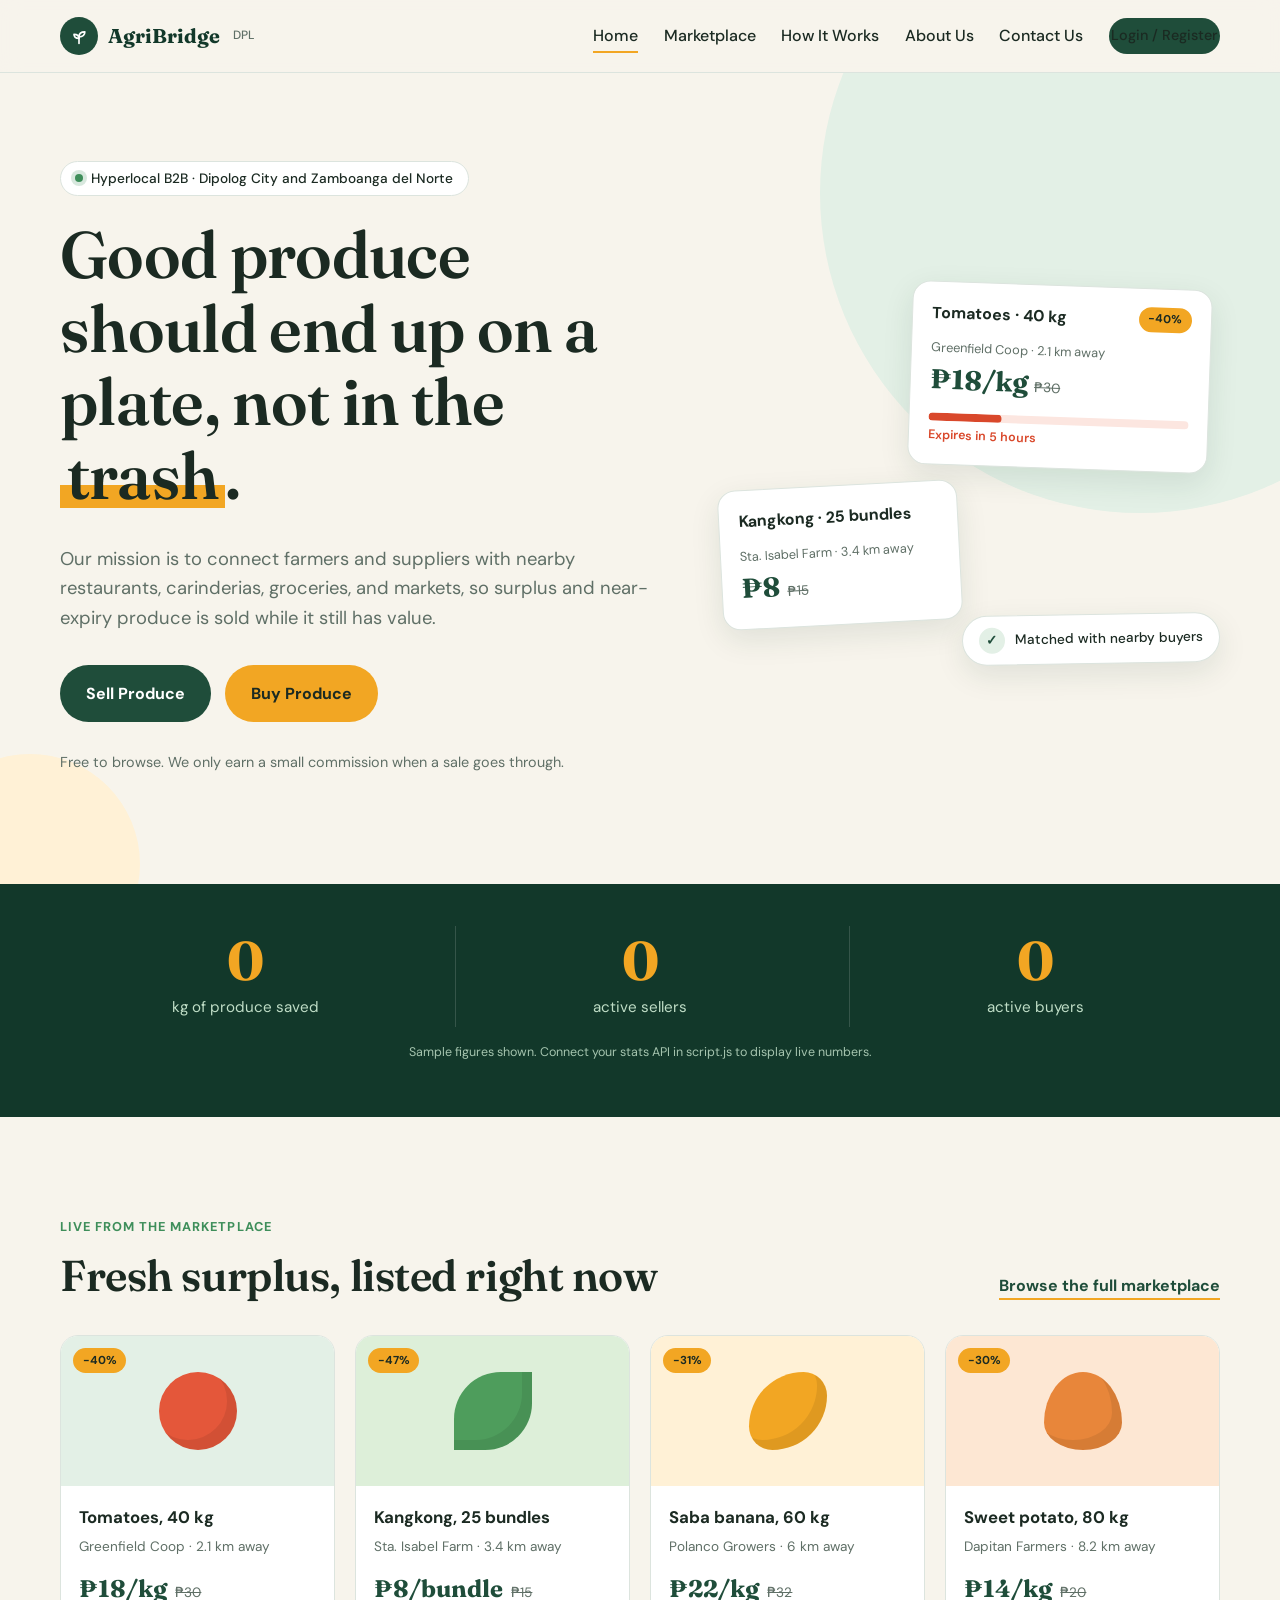
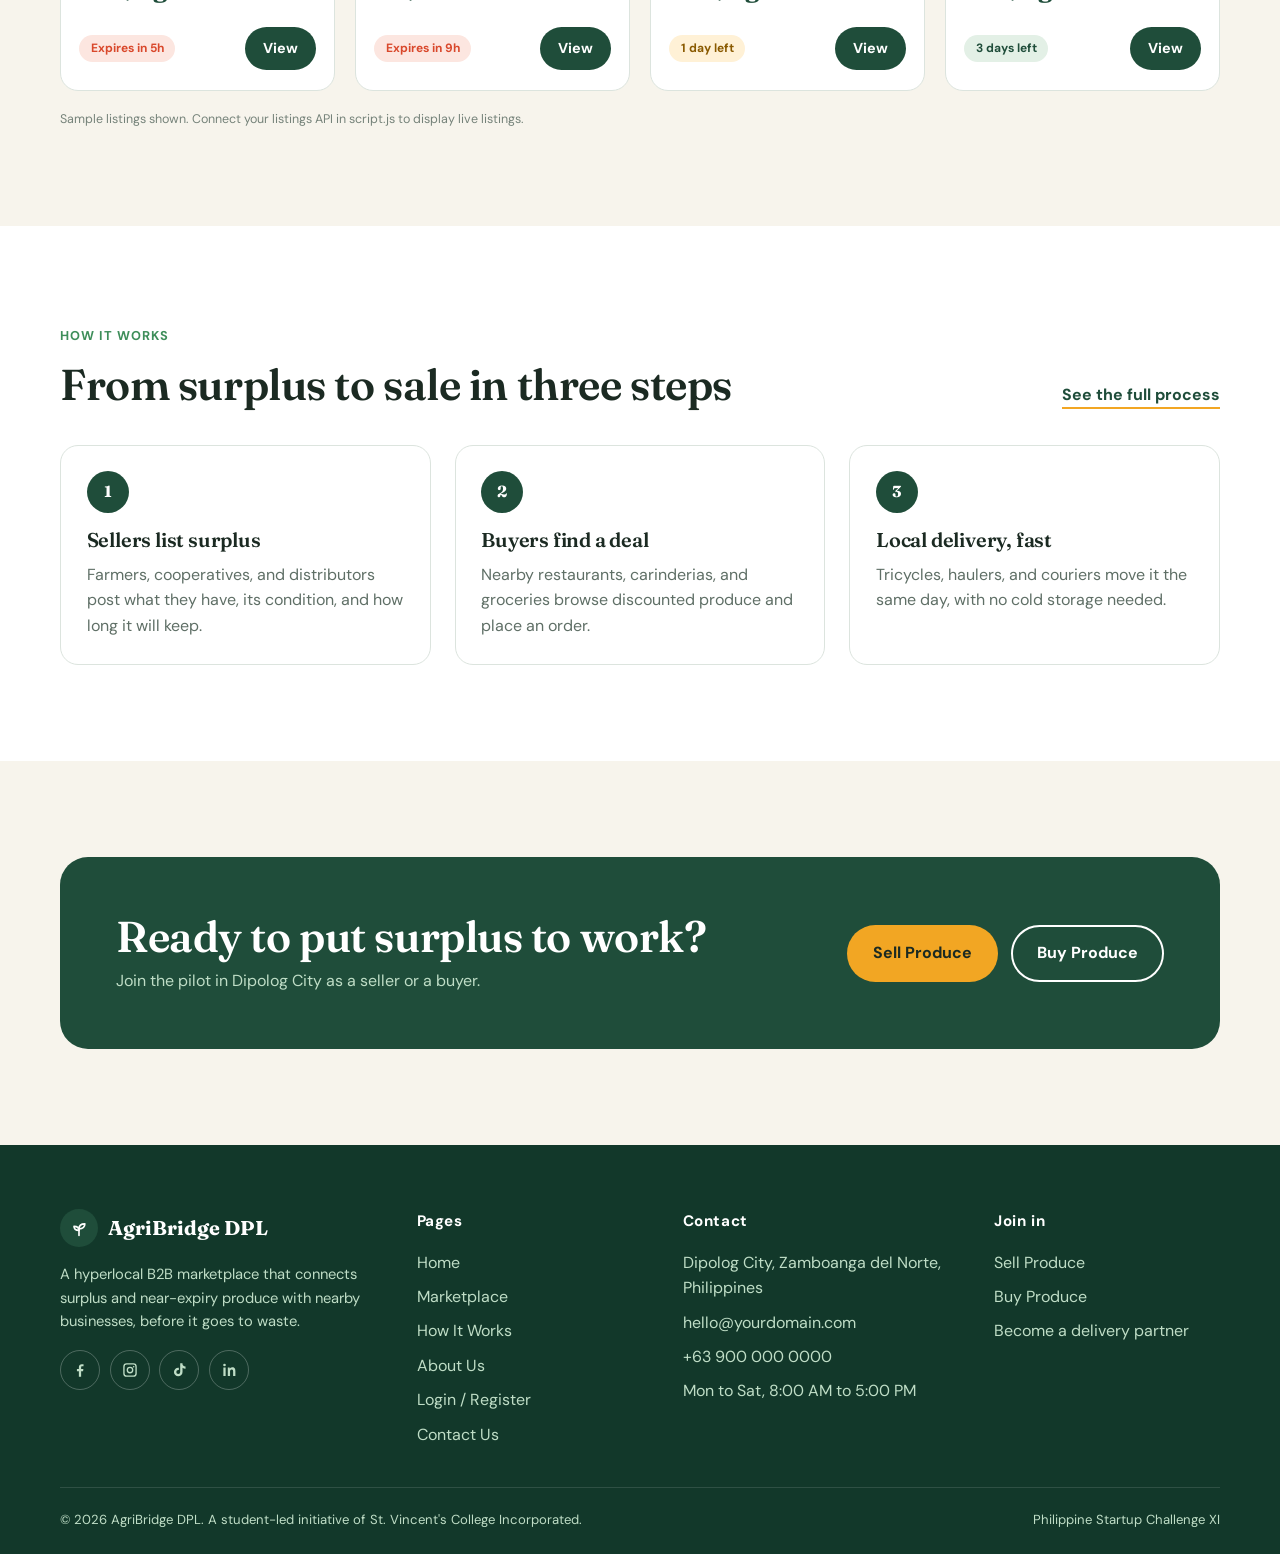
<file: index.html>
<!DOCTYPE html>
<html lang="en">
<head>
<meta charset="utf-8">
<meta name="viewport" content="width=device-width, initial-scale=1">
<title>AgriBridge DPL | Surplus produce, matched with nearby businesses</title>
<meta name="description" content="AgriBridge DPL is a hyperlocal B2B marketplace in Zamboanga del Norte that connects surplus and near-expiry produce with nearby businesses.">
<link rel="preconnect" href="https://fonts.googleapis.com">
<link rel="preconnect" href="https://fonts.gstatic.com" crossorigin>
<link href="https://fonts.googleapis.com/css2?family=DM+Sans:wght@400;500;700&family=Fraunces:opsz,wght@9..144,500;9..144,600;9..144,700&display=swap" rel="stylesheet">
<link rel="stylesheet" href="styles.css">
</head>
<body>
<a class="skip-link" href="#main">Skip to content</a>
<header class="site-header">
  <div class="container nav">
    <a class="brand" href="index.html" aria-label="AgriBridge DPL home">
      <span class="brand-mark"><svg viewBox="0 0 24 24" fill="none" stroke-width="2" stroke-linecap="round" stroke-linejoin="round" aria-hidden="true"><path d="M12 21v-8"/><path d="M12 13c0-4 3-6 7-6 0 4-3 6-7 6z"/><path d="M12 15c0-3-2-5-6-5 0 3 2 5 6 5z"/></svg></span>
      AgriBridge <small>DPL</small>
    </a>
    <button class="nav-toggle" aria-label="Open menu" aria-expanded="false" aria-controls="nav-links"><span></span><span></span><span></span></button>
    <ul class="nav-links" id="nav-links">
      <li><a href="index.html" aria-current="page">Home</a></li>
      <li><a href="marketplace.html">Marketplace</a></li>
      <li><a href="how-it-works.html">How It Works</a></li>
      <li><a href="about.html">About Us</a></li>
      <li><a href="contact.html">Contact Us</a></li>
      <li><a class="btn btn--primary btn--sm" href="login.html">Login / Register</a></li>
    </ul>
  </div>
</header>
<main id="main">

  <!-- HERO -->
  <section class="hero">
    <div class="container hero-grid">
      <div>
        <span class="hero-tag"><i></i> Hyperlocal B2B · Dipolog City and Zamboanga del Norte</span>
        <h1>Good produce should end up on a plate, not in the <em>trash</em>.</h1>
        <p class="lead">Our mission is to connect farmers and suppliers with nearby restaurants, carinderias, groceries, and markets, so surplus and near-expiry produce is sold while it still has value.</p>
        <div class="hero-actions">
          <a class="btn btn--primary" href="login.html?role=seller">Sell Produce</a>
          <a class="btn btn--amber" href="login.html?role=buyer">Buy Produce</a>
        </div>
        <p class="hero-note">Free to browse. We only earn a small commission when a sale goes through.</p>
      </div>

      <!-- Decorative preview (illustration only) -->
      <div class="hero-visual" aria-hidden="true">
        <div class="float-card float-card--main">
          <div class="fc-top"><span class="fc-title">Tomatoes · 40 kg</span><span class="badge">-40%</span></div>
          <div class="fc-sub">Greenfield Coop · 2.1 km away</div>
          <div class="fc-price">₱18/kg<s>₱30</s></div>
          <div class="fc-bar"><span></span></div>
          <div class="fc-expire">Expires in 5 hours</div>
        </div>
        <div class="float-card float-card--second">
          <div class="fc-top"><span class="fc-title">Kangkong · 25 bundles</span></div>
          <div class="fc-sub">Sta. Isabel Farm · 3.4 km away</div>
          <div class="fc-price">₱8<s>₱15</s></div>
        </div>
        <div class="float-card float-card--chip"><b>✓</b> Matched with nearby buyers</div>
      </div>
    </div>
  </section>

  <!-- IMPACT STRIP -->
  <section class="impact" aria-label="Platform impact">
    <div class="container">
      <div class="impact-grid">
        <div class="impact-item"><div class="impact-num" data-stat="kgSaved">0</div><div class="impact-label">kg of produce saved</div></div>
        <div class="impact-item"><div class="impact-num" data-stat="activeSellers">0</div><div class="impact-label">active sellers</div></div>
        <div class="impact-item"><div class="impact-num" data-stat="activeBuyers">0</div><div class="impact-label">active buyers</div></div>
      </div>
      <p class="sample-note">Sample figures shown. Connect your stats API in script.js to display live numbers.</p>
    </div>
  </section>

  <!-- FEATURED LISTINGS -->
  <section class="section">
    <div class="container">
      <div class="section-head">
        <div>
          <span class="eyebrow">Live from the marketplace</span>
          <h2>Fresh surplus, listed right now</h2>
        </div>
        <a class="link-arrow" href="marketplace.html">Browse the full marketplace</a>
      </div>
      <div class="card-grid" id="featured-grid" aria-live="polite">
        <!-- Cards are filled in by script.js from your listings API -->
      </div>
      <p class="sample-note sample-note--dark">Sample listings shown. Connect your listings API in script.js to display live listings.</p>
    </div>
  </section>

  <!-- HOW IT WORKS (teaser) -->
  <section class="section section--white">
    <div class="container">
      <div class="section-head">
        <div>
          <span class="eyebrow">How it works</span>
          <h2>From surplus to sale in three steps</h2>
        </div>
        <a class="link-arrow" href="how-it-works.html">See the full process</a>
      </div>
      <div class="steps">
        <div class="step"><div class="step-num">1</div><h3>Sellers list surplus</h3><p>Farmers, cooperatives, and distributors post what they have, its condition, and how long it will keep.</p></div>
        <div class="step"><div class="step-num">2</div><h3>Buyers find a deal</h3><p>Nearby restaurants, carinderias, and groceries browse discounted produce and place an order.</p></div>
        <div class="step"><div class="step-num">3</div><h3>Local delivery, fast</h3><p>Tricycles, haulers, and couriers move it the same day, with no cold storage needed.</p></div>
      </div>
    </div>
  </section>

  <!-- CTA -->
  <section class="section">
    <div class="container">
      <div class="cta">
        <div>
          <h2>Ready to put surplus to work?</h2>
          <p>Join the pilot in Dipolog City as a seller or a buyer.</p>
        </div>
        <div class="cta-actions">
          <a class="btn btn--amber" href="login.html?role=seller">Sell Produce</a>
          <a class="btn btn--ghost" href="login.html?role=buyer">Buy Produce</a>
        </div>
      </div>
    </div>
  </section>
</main>
<footer class="site-footer">
  <div class="container">
    <div class="footer-grid">
      <div>
        <a class="brand" href="index.html"><span class="brand-mark"><svg viewBox="0 0 24 24" fill="none" stroke-width="2" stroke-linecap="round" stroke-linejoin="round" aria-hidden="true"><path d="M12 21v-8"/><path d="M12 13c0-4 3-6 7-6 0 4-3 6-7 6z"/><path d="M12 15c0-3-2-5-6-5 0 3 2 5 6 5z"/></svg></span>AgriBridge DPL</a>
        <p>A hyperlocal B2B marketplace that connects surplus and near-expiry produce with nearby businesses, before it goes to waste.</p>
        <div class="socials">
          <!-- Replace each # with your real page URL -->
          <a href="#" aria-label="Facebook"><svg viewBox="0 0 24 24"><path d="M13.5 21v-7.5h2.6l.4-3h-3V8.6c0-.9.3-1.5 1.6-1.5h1.6V4.4c-.3 0-1.2-.1-2.3-.1-2.3 0-3.9 1.4-3.9 4v2.2H7.9v3h2.6V21h3z"/></svg></a>
          <a href="#" aria-label="Instagram"><svg viewBox="0 0 24 24"><path d="M7.5 3h9A4.5 4.5 0 0 1 21 7.5v9a4.5 4.5 0 0 1-4.5 4.5h-9A4.5 4.5 0 0 1 3 16.5v-9A4.5 4.5 0 0 1 7.5 3zm0 1.8A2.7 2.7 0 0 0 4.8 7.5v9a2.7 2.7 0 0 0 2.7 2.7h9a2.7 2.7 0 0 0 2.7-2.7v-9a2.7 2.7 0 0 0-2.7-2.7h-9zM12 7.5a4.5 4.5 0 1 1 0 9 4.5 4.5 0 0 1 0-9zm0 1.8a2.7 2.7 0 1 0 0 5.4 2.7 2.7 0 0 0 0-5.4zm4.9-2.6a1.05 1.05 0 1 1 0 2.1 1.05 1.05 0 0 1 0-2.1z"/></svg></a>
          <a href="#" aria-label="TikTok"><svg viewBox="0 0 24 24"><path d="M16.6 3h-3v11.6a2.6 2.6 0 1 1-2.6-2.6c.3 0 .5 0 .8.1V9c-.3 0-.5-.1-.8-.1a5.7 5.7 0 1 0 5.7 5.7V8.9a7 7 0 0 0 4 1.3V7.2a4.1 4.1 0 0 1-4.1-4.2z"/></svg></a>
          <a href="#" aria-label="LinkedIn"><svg viewBox="0 0 24 24"><path d="M4.5 8.5h3V20h-3V8.5zM6 3.5a1.75 1.75 0 1 1 0 3.5 1.75 1.75 0 0 1 0-3.5zM10 8.5h2.9v1.6c.5-.9 1.600-1.900 3.400-1.900 3.600 0 4.200 2.300 4.200 5.300V20h-3v-5.700c0-1.400 0-3.100-1.900-3.100s-2.200 1.500-2.200 3V20h-3V8.5z"/></svg></a>
        </div>
      </div>
      <div>
        <h4>Pages</h4>
        <ul>
          <li><a href="index.html">Home</a></li>
          <li><a href="marketplace.html">Marketplace</a></li>
          <li><a href="how-it-works.html">How It Works</a></li>
          <li><a href="about.html">About Us</a></li>
          <li><a href="login.html">Login / Register</a></li>
          <li><a href="contact.html">Contact Us</a></li>
        </ul>
      </div>
      <div>
        <h4>Contact</h4>
        <!-- Replace these placeholders with your real details -->
        <ul>
          <li>Dipolog City, Zamboanga del Norte, Philippines</li>
          <li><a href="mailto:hello@yourdomain.com">hello@yourdomain.com</a></li>
          <li><a href="tel:+639000000000">+63 900 000 0000</a></li>
          <li>Mon to Sat, 8:00 AM to 5:00 PM</li>
        </ul>
      </div>
      <div>
        <h4>Join in</h4>
        <ul>
          <li><a href="login.html?role=seller">Sell Produce</a></li>
          <li><a href="login.html?role=buyer">Buy Produce</a></li>
          <li><a href="contact.html">Become a delivery partner</a></li>
        </ul>
      </div>
    </div>
    <div class="footer-bottom">
      <span>© <span id="year">2026</span> AgriBridge DPL. A student-led initiative of St. Vincent's College Incorporated.</span>
      <span>Philippine Startup Challenge XI</span>
    </div>
  </div>
</footer>
<script src="script.js"></script>
</body>
</html>
</file>
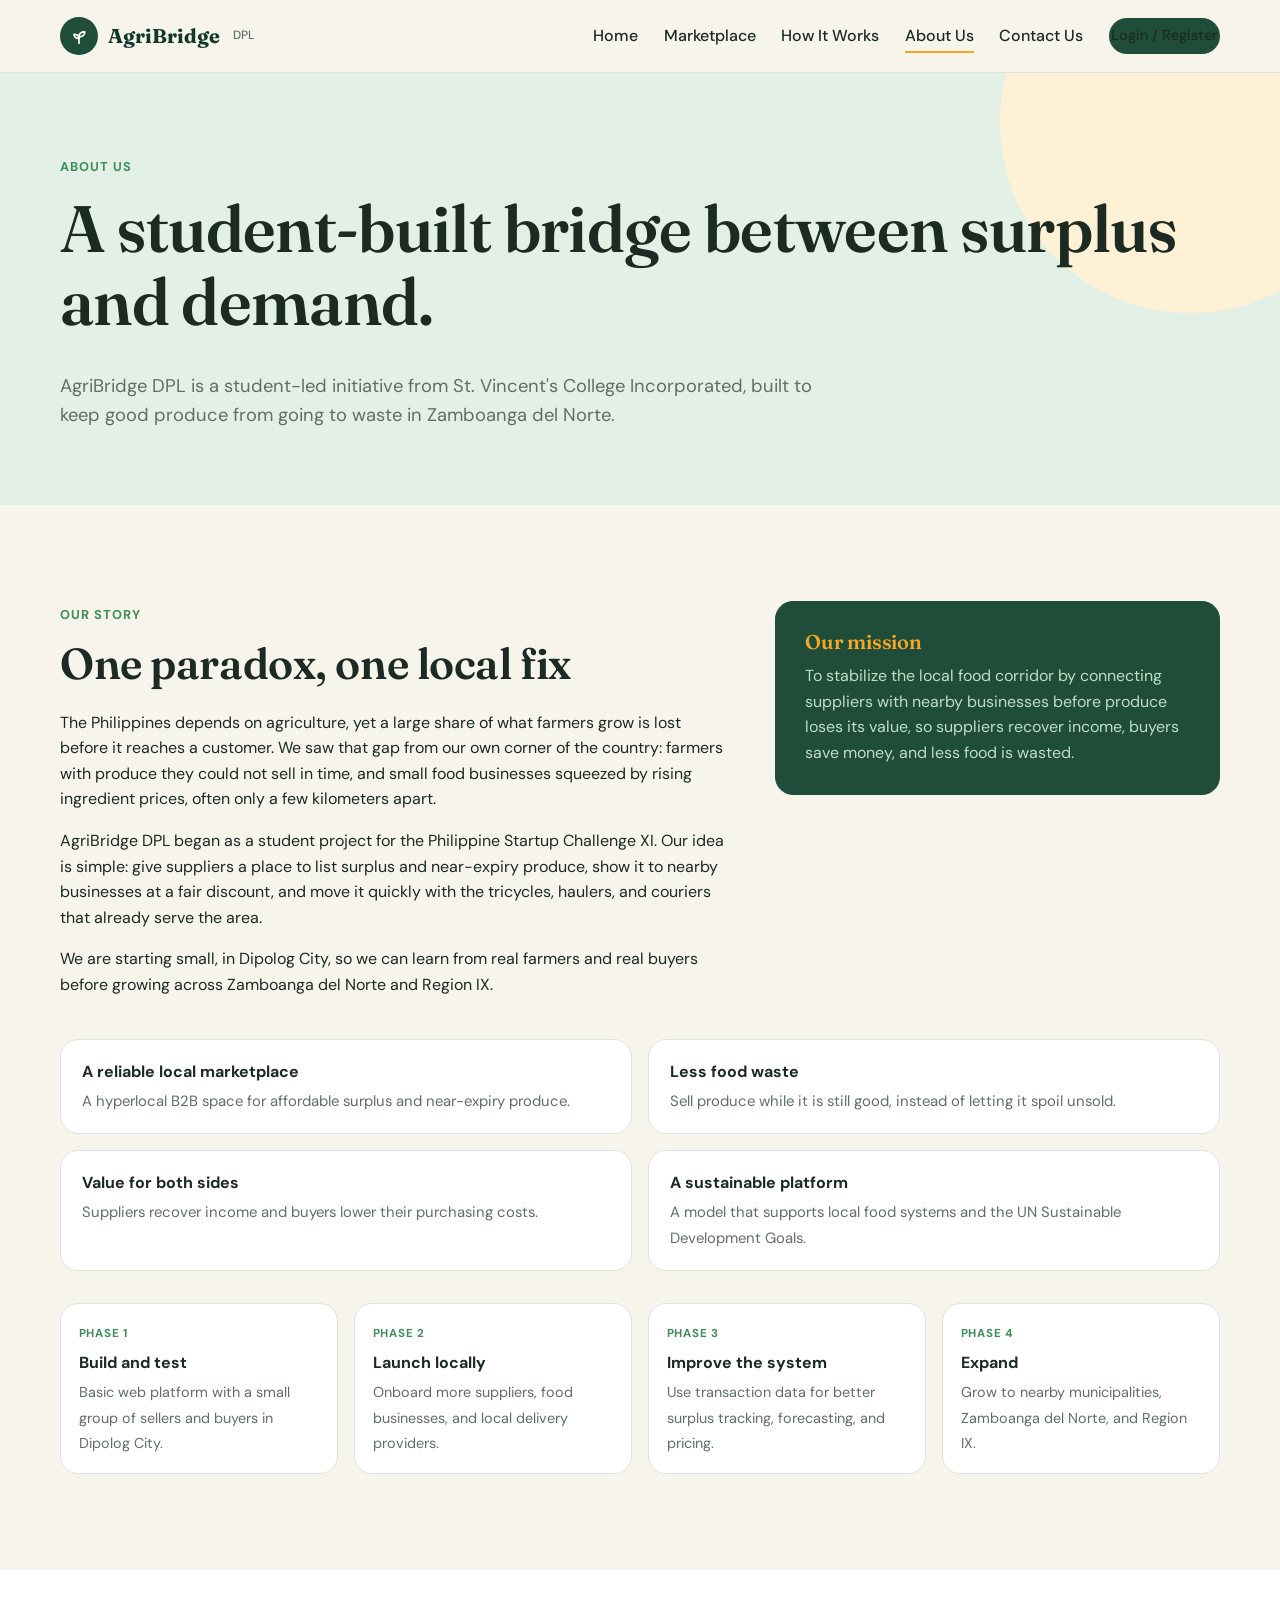
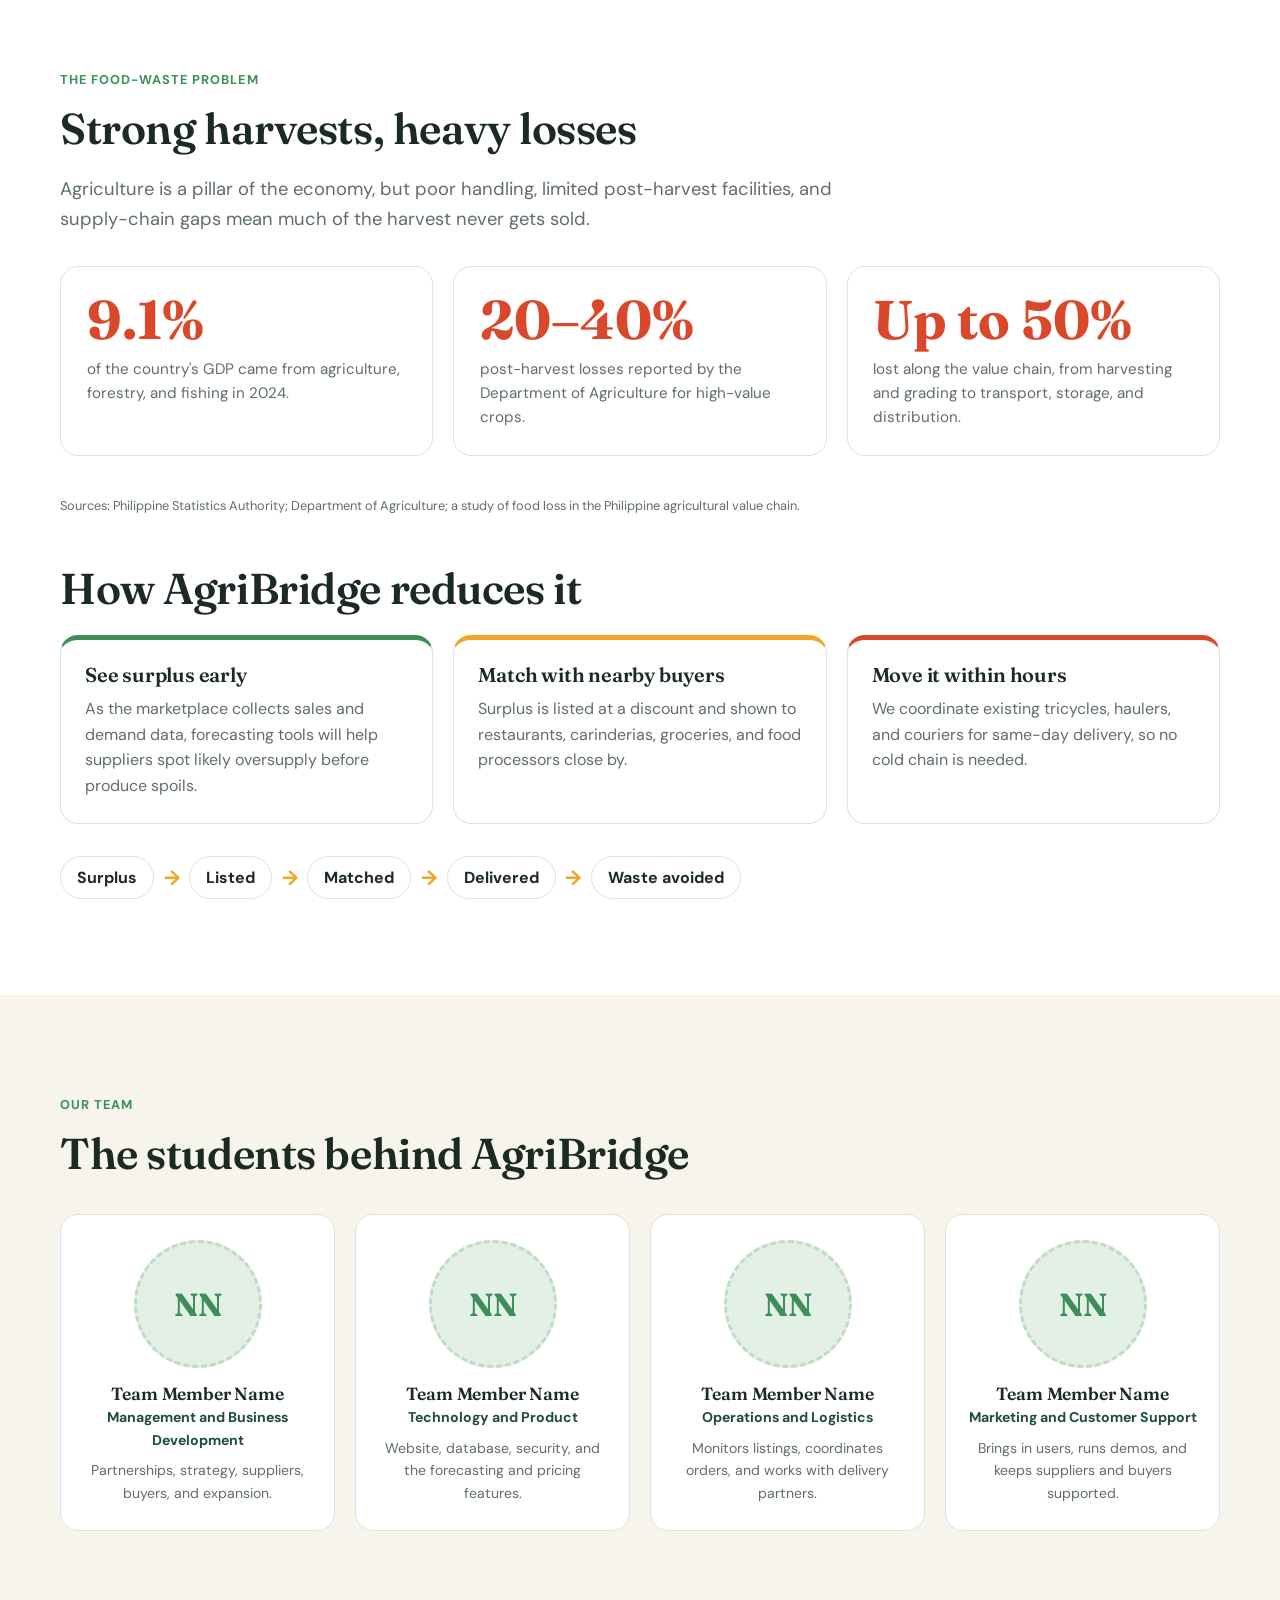
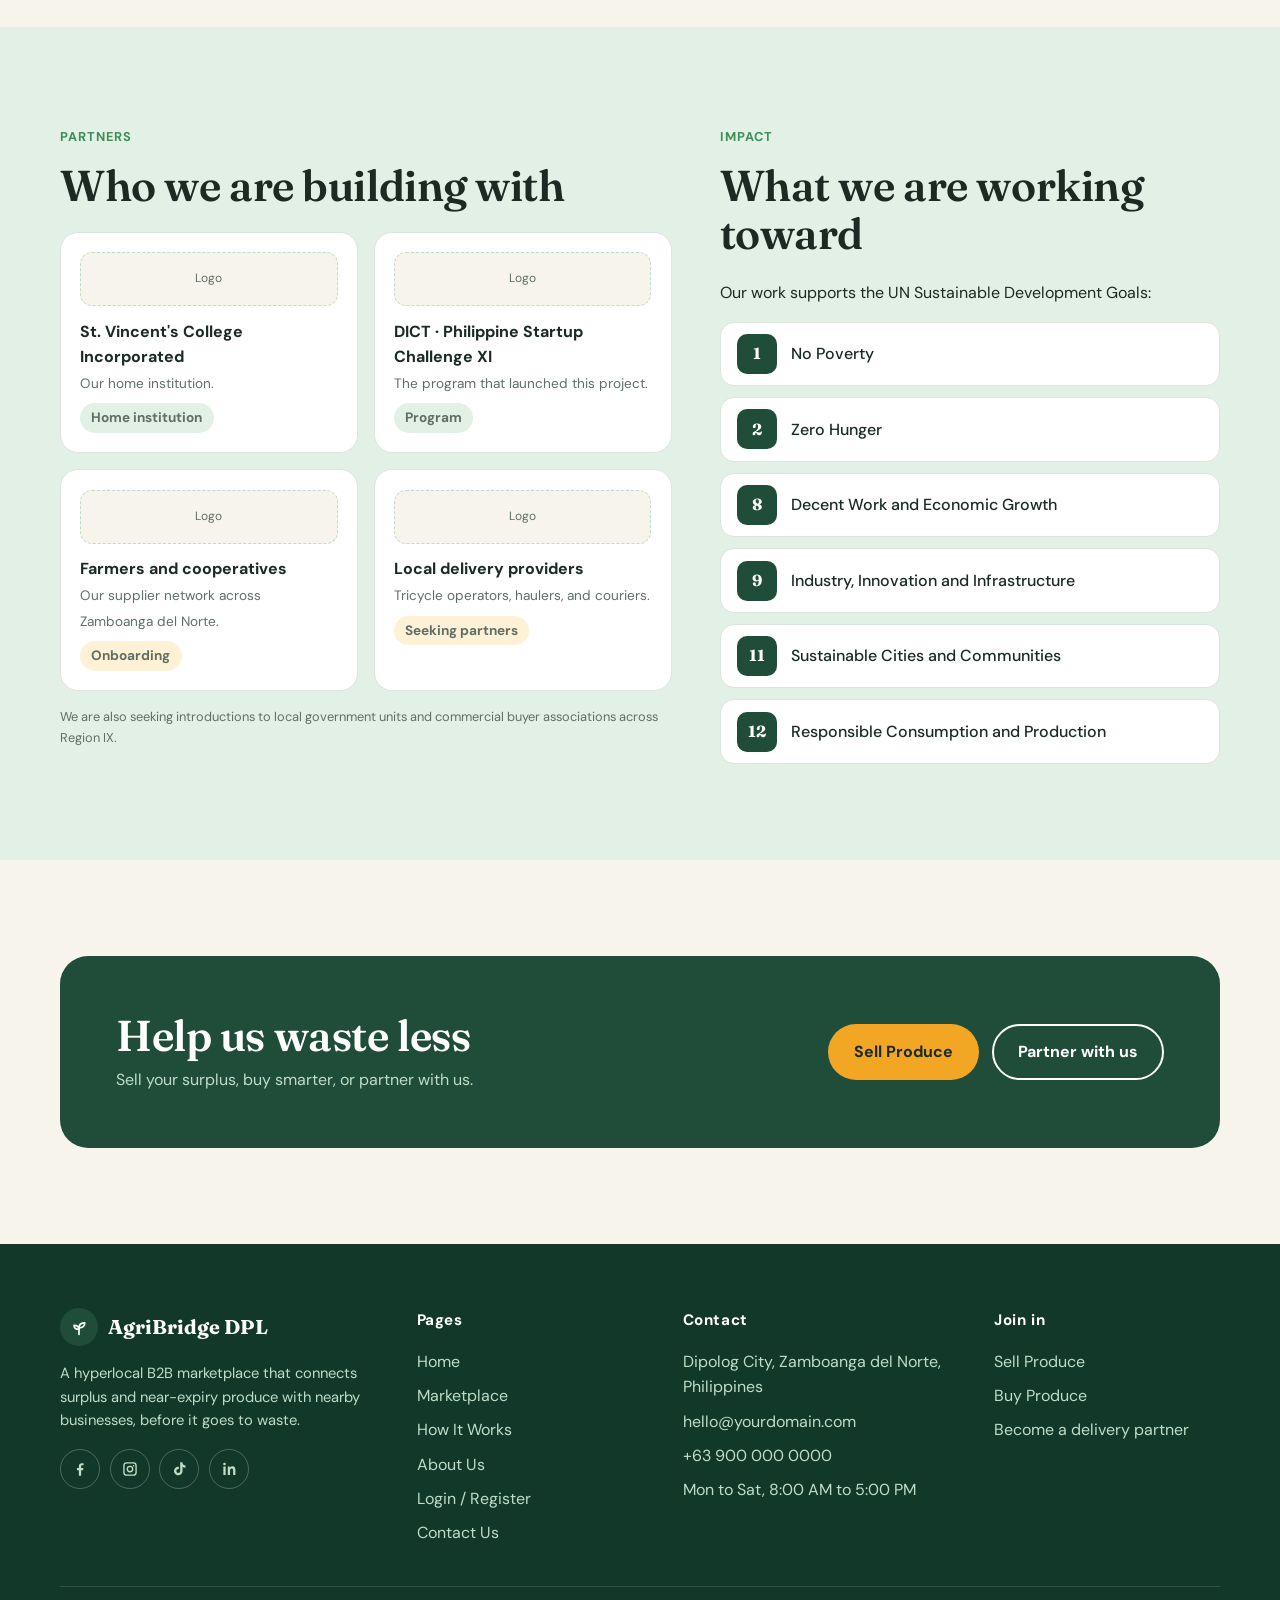
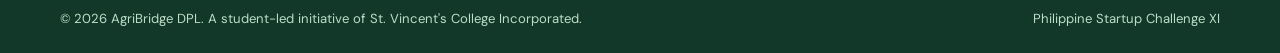
<file: about.html>
<!DOCTYPE html>
<html lang="en">
<head>
<meta charset="utf-8">
<meta name="viewport" content="width=device-width, initial-scale=1">
<title>About Us | AgriBridge DPL</title>
<meta name="description" content="The story, mission, and team behind AgriBridge DPL, a student-led initiative from St. Vincent's College Incorporated fighting post-harvest food waste in Zamboanga del Norte.">
<link rel="preconnect" href="https://fonts.googleapis.com">
<link rel="preconnect" href="https://fonts.gstatic.com" crossorigin>
<link href="https://fonts.googleapis.com/css2?family=DM+Sans:wght@400;500;700&family=Fraunces:opsz,wght@9..144,500;9..144,600;9..144,700&display=swap" rel="stylesheet">
<link rel="stylesheet" href="styles.css">
</head>
<body>
<a class="skip-link" href="#main">Skip to content</a>
<header class="site-header">
  <div class="container nav">
    <a class="brand" href="index.html" aria-label="AgriBridge DPL home">
      <span class="brand-mark"><svg viewBox="0 0 24 24" fill="none" stroke-width="2" stroke-linecap="round" stroke-linejoin="round" aria-hidden="true"><path d="M12 21v-8"/><path d="M12 13c0-4 3-6 7-6 0 4-3 6-7 6z"/><path d="M12 15c0-3-2-5-6-5 0 3 2 5 6 5z"/></svg></span>
      AgriBridge <small>DPL</small>
    </a>
    <button class="nav-toggle" aria-label="Open menu" aria-expanded="false" aria-controls="nav-links"><span></span><span></span><span></span></button>
    <ul class="nav-links" id="nav-links">
      <li><a href="index.html">Home</a></li>
      <li><a href="marketplace.html">Marketplace</a></li>
      <li><a href="how-it-works.html">How It Works</a></li>
      <li><a href="about.html" aria-current="page">About Us</a></li>
      <li><a href="contact.html">Contact Us</a></li>
      <li><a class="btn btn--primary btn--sm" href="login.html">Login / Register</a></li>
    </ul>
  </div>
</header>
<main id="main">

  <section class="page-hero">
    <div class="container">
      <span class="eyebrow">About Us</span>
      <h1>A student-built bridge between surplus and demand.</h1>
      <p class="lead">AgriBridge DPL is a student-led initiative from St. Vincent's College Incorporated, built to keep good produce from going to waste in Zamboanga del Norte.</p>
    </div>
  </section>

  <!-- STORY, MISSION, GOALS -->
  <section class="section">
    <div class="container two-col">
      <div>
        <span class="eyebrow">Our story</span>
        <h2>One paradox, one local fix</h2>
        <!-- Edit this story so it reflects your team's own experience -->
        <p>The Philippines depends on agriculture, yet a large share of what farmers grow is lost before it reaches a customer. We saw that gap from our own corner of the country: farmers with produce they could not sell in time, and small food businesses squeezed by rising ingredient prices, often only a few kilometers apart.</p>
        <p>AgriBridge DPL began as a student project for the Philippine Startup Challenge XI. Our idea is simple: give suppliers a place to list surplus and near-expiry produce, show it to nearby businesses at a fair discount, and move it quickly with the tricycles, haulers, and couriers that already serve the area.</p>
        <p>We are starting small, in Dipolog City, so we can learn from real farmers and real buyers before growing across Zamboanga del Norte and Region IX.</p>
      </div>
      <aside class="panel panel--green">
        <h3>Our mission</h3>
        <p>To stabilize the local food corridor by connecting suppliers with nearby businesses before produce loses its value, so suppliers recover income, buyers save money, and less food is wasted.</p>
      </aside>
    </div>
    <div class="container">
      <div class="goal-list">
        <div class="goal"><b>A reliable local marketplace</b><span>A hyperlocal B2B space for affordable surplus and near-expiry produce.</span></div>
        <div class="goal"><b>Less food waste</b><span>Sell produce while it is still good, instead of letting it spoil unsold.</span></div>
        <div class="goal"><b>Value for both sides</b><span>Suppliers recover income and buyers lower their purchasing costs.</span></div>
        <div class="goal"><b>A sustainable platform</b><span>A model that supports local food systems and the UN Sustainable Development Goals.</span></div>
      </div>
      <div class="roadmap" aria-label="Roadmap">
        <div class="phase"><b>Build and test</b><span>Basic web platform with a small group of sellers and buyers in Dipolog City.</span></div>
        <div class="phase"><b>Launch locally</b><span>Onboard more suppliers, food businesses, and local delivery providers.</span></div>
        <div class="phase"><b>Improve the system</b><span>Use transaction data for better surplus tracking, forecasting, and pricing.</span></div>
        <div class="phase"><b>Expand</b><span>Grow to nearby municipalities, Zamboanga del Norte, and Region IX.</span></div>
      </div>
    </div>
  </section>

  <!-- THE PROBLEM + HOW WE REDUCE IT -->
  <section class="section section--white">
    <div class="container">
      <span class="eyebrow">The food-waste problem</span>
      <h2>Strong harvests, heavy losses</h2>
      <p class="lead">Agriculture is a pillar of the economy, but poor handling, limited post-harvest facilities, and supply-chain gaps mean much of the harvest never gets sold.</p>
      <div class="stat-row" style="margin-top:2rem">
        <div class="stat-card"><div class="stat-big">9.1%</div><p>of the country's GDP came from agriculture, forestry, and fishing in 2024.</p></div>
        <div class="stat-card"><div class="stat-big">20–40%</div><p>post-harvest losses reported by the Department of Agriculture for high-value crops.</p></div>
        <div class="stat-card"><div class="stat-big">Up to 50%</div><p>lost along the value chain, from harvesting and grading to transport, storage, and distribution.</p></div>
      </div>
      <p class="source">Sources: Philippine Statistics Authority; Department of Agriculture; a study of food loss in the Philippine agricultural value chain.</p>

      <h2 style="margin-top:3rem">How AgriBridge reduces it</h2>
      <div class="pillars">
        <div class="pillar"><h3>See surplus early</h3><p>As the marketplace collects sales and demand data, forecasting tools will help suppliers spot likely oversupply before produce spoils.</p></div>
        <div class="pillar"><h3>Match with nearby buyers</h3><p>Surplus is listed at a discount and shown to restaurants, carinderias, groceries, and food processors close by.</p></div>
        <div class="pillar"><h3>Move it within hours</h3><p>We coordinate existing tricycles, haulers, and couriers for same-day delivery, so no cold chain is needed.</p></div>
      </div>
      <div class="flow" aria-label="Process"><span>Surplus</span><i>→</i><span>Listed</span><i>→</i><span>Matched</span><i>→</i><span>Delivered</span><i>→</i><span>Waste avoided</span></div>
    </div>
  </section>

  <!-- TEAM -->
  <section class="section">
    <div class="container">
      <div class="section-head">
        <div>
          <span class="eyebrow">Our team</span>
          <h2>The students behind AgriBridge</h2>
        </div>
      </div>
      <div class="team-grid">
        <article class="member">
          <!-- Replace the placeholder div with: <div class="photo"><img src="images/member1.jpg" alt="Full Name"></div> -->
          <div class="photo" aria-hidden="true">NN</div>
          <h3>Team Member Name</h3>
          <div class="role">Management and Business Development</div>
          <p>Partnerships, strategy, suppliers, buyers, and expansion.</p>
        </article>
        <article class="member">
          <!-- Replace the placeholder div with: <div class="photo"><img src="images/member2.jpg" alt="Full Name"></div> -->
          <div class="photo" aria-hidden="true">NN</div>
          <h3>Team Member Name</h3>
          <div class="role">Technology and Product</div>
          <p>Website, database, security, and the forecasting and pricing features.</p>
        </article>
        <article class="member">
          <!-- Replace the placeholder div with: <div class="photo"><img src="images/member3.jpg" alt="Full Name"></div> -->
          <div class="photo" aria-hidden="true">NN</div>
          <h3>Team Member Name</h3>
          <div class="role">Operations and Logistics</div>
          <p>Monitors listings, coordinates orders, and works with delivery partners.</p>
        </article>
        <article class="member">
          <!-- Replace the placeholder div with: <div class="photo"><img src="images/member4.jpg" alt="Full Name"></div> -->
          <div class="photo" aria-hidden="true">NN</div>
          <h3>Team Member Name</h3>
          <div class="role">Marketing and Customer Support</div>
          <p>Brings in users, runs demos, and keeps suppliers and buyers supported.</p>
        </article>
      </div>
    </div>
  </section>

  <!-- PARTNERS + IMPACT -->
  <section class="section section--mint">
    <div class="container two-col" style="grid-template-columns:1.1fr .9fr">
      <div>
        <span class="eyebrow">Partners</span>
        <h2>Who we are building with</h2>
        <!-- Replace logo placeholders with real logos once partners confirm -->
        <div class="partner-grid">
          <div class="partner"><div class="partner-logo">Logo</div><b>St. Vincent's College Incorporated</b><span>Our home institution.</span><br><span class="pill pill--ok">Home institution</span></div>
          <div class="partner"><div class="partner-logo">Logo</div><b>DICT · Philippine Startup Challenge XI</b><span>The program that launched this project.</span><br><span class="pill pill--ok">Program</span></div>
          <div class="partner"><div class="partner-logo">Logo</div><b>Farmers and cooperatives</b><span>Our supplier network across Zamboanga del Norte.</span><br><span class="pill pill--soon">Onboarding</span></div>
          <div class="partner"><div class="partner-logo">Logo</div><b>Local delivery providers</b><span>Tricycle operators, haulers, and couriers.</span><br><span class="pill pill--soon">Seeking partners</span></div>
        </div>
        <p class="source" style="margin-top:1rem">We are also seeking introductions to local government units and commercial buyer associations across Region IX.</p>
      </div>
      <div>
        <span class="eyebrow">Impact</span>
        <h2>What we are working toward</h2>
        <p>Our work supports the UN Sustainable Development Goals:</p>
        <div class="sdg-list">
          <div class="sdg"><b>1</b><span>No Poverty</span></div>
          <div class="sdg"><b>2</b><span>Zero Hunger</span></div>
          <div class="sdg"><b>8</b><span>Decent Work and Economic Growth</span></div>
          <div class="sdg"><b>9</b><span>Industry, Innovation and Infrastructure</span></div>
          <div class="sdg"><b>11</b><span>Sustainable Cities and Communities</span></div>
          <div class="sdg"><b>12</b><span>Responsible Consumption and Production</span></div>
        </div>
      </div>
    </div>
  </section>

  <section class="section">
    <div class="container">
      <div class="cta">
        <div><h2>Help us waste less</h2><p>Sell your surplus, buy smarter, or partner with us.</p></div>
        <div class="cta-actions">
          <a class="btn btn--amber" href="login.html?role=seller">Sell Produce</a>
          <a class="btn btn--ghost" href="contact.html">Partner with us</a>
        </div>
      </div>
    </div>
  </section>
</main>
<footer class="site-footer">
  <div class="container">
    <div class="footer-grid">
      <div>
        <a class="brand" href="index.html"><span class="brand-mark"><svg viewBox="0 0 24 24" fill="none" stroke-width="2" stroke-linecap="round" stroke-linejoin="round" aria-hidden="true"><path d="M12 21v-8"/><path d="M12 13c0-4 3-6 7-6 0 4-3 6-7 6z"/><path d="M12 15c0-3-2-5-6-5 0 3 2 5 6 5z"/></svg></span>AgriBridge DPL</a>
        <p>A hyperlocal B2B marketplace that connects surplus and near-expiry produce with nearby businesses, before it goes to waste.</p>
        <div class="socials">
          <!-- Replace each # with your real page URL -->
          <a href="#" aria-label="Facebook"><svg viewBox="0 0 24 24"><path d="M13.5 21v-7.5h2.6l.4-3h-3V8.6c0-.9.3-1.5 1.6-1.5h1.6V4.4c-.3 0-1.2-.1-2.3-.1-2.3 0-3.9 1.4-3.9 4v2.2H7.9v3h2.6V21h3z"/></svg></a>
          <a href="#" aria-label="Instagram"><svg viewBox="0 0 24 24"><path d="M7.5 3h9A4.5 4.5 0 0 1 21 7.5v9a4.5 4.5 0 0 1-4.5 4.5h-9A4.5 4.5 0 0 1 3 16.5v-9A4.5 4.5 0 0 1 7.5 3zm0 1.8A2.7 2.7 0 0 0 4.8 7.5v9a2.7 2.7 0 0 0 2.7 2.7h9a2.7 2.7 0 0 0 2.7-2.7v-9a2.7 2.7 0 0 0-2.7-2.7h-9zM12 7.5a4.5 4.5 0 1 1 0 9 4.5 4.5 0 0 1 0-9zm0 1.8a2.7 2.7 0 1 0 0 5.4 2.7 2.7 0 0 0 0-5.4zm4.9-2.6a1.05 1.05 0 1 1 0 2.1 1.05 1.05 0 0 1 0-2.1z"/></svg></a>
          <a href="#" aria-label="TikTok"><svg viewBox="0 0 24 24"><path d="M16.6 3h-3v11.6a2.6 2.6 0 1 1-2.6-2.6c.3 0 .5 0 .8.1V9c-.3 0-.5-.1-.8-.1a5.7 5.7 0 1 0 5.7 5.7V8.9a7 7 0 0 0 4 1.3V7.2a4.1 4.1 0 0 1-4.1-4.2z"/></svg></a>
          <a href="#" aria-label="LinkedIn"><svg viewBox="0 0 24 24"><path d="M4.5 8.5h3V20h-3V8.5zM6 3.5a1.75 1.75 0 1 1 0 3.5 1.75 1.75 0 0 1 0-3.5zM10 8.5h2.9v1.6c.5-.9 1.600-1.900 3.400-1.900 3.600 0 4.200 2.300 4.200 5.300V20h-3v-5.700c0-1.400 0-3.100-1.900-3.100s-2.200 1.500-2.200 3V20h-3V8.5z"/></svg></a>
        </div>
      </div>
      <div>
        <h4>Pages</h4>
        <ul>
          <li><a href="index.html">Home</a></li>
          <li><a href="marketplace.html">Marketplace</a></li>
          <li><a href="how-it-works.html">How It Works</a></li>
          <li><a href="about.html">About Us</a></li>
          <li><a href="login.html">Login / Register</a></li>
          <li><a href="contact.html">Contact Us</a></li>
        </ul>
      </div>
      <div>
        <h4>Contact</h4>
        <!-- Replace these placeholders with your real details -->
        <ul>
          <li>Dipolog City, Zamboanga del Norte, Philippines</li>
          <li><a href="mailto:hello@yourdomain.com">hello@yourdomain.com</a></li>
          <li><a href="tel:+639000000000">+63 900 000 0000</a></li>
          <li>Mon to Sat, 8:00 AM to 5:00 PM</li>
        </ul>
      </div>
      <div>
        <h4>Join in</h4>
        <ul>
          <li><a href="login.html?role=seller">Sell Produce</a></li>
          <li><a href="login.html?role=buyer">Buy Produce</a></li>
          <li><a href="contact.html">Become a delivery partner</a></li>
        </ul>
      </div>
    </div>
    <div class="footer-bottom">
      <span>© <span id="year">2026</span> AgriBridge DPL. A student-led initiative of St. Vincent's College Incorporated.</span>
      <span>Philippine Startup Challenge XI</span>
    </div>
  </div>
</footer>
<script src="script.js"></script>
</body>
</html>
</file>
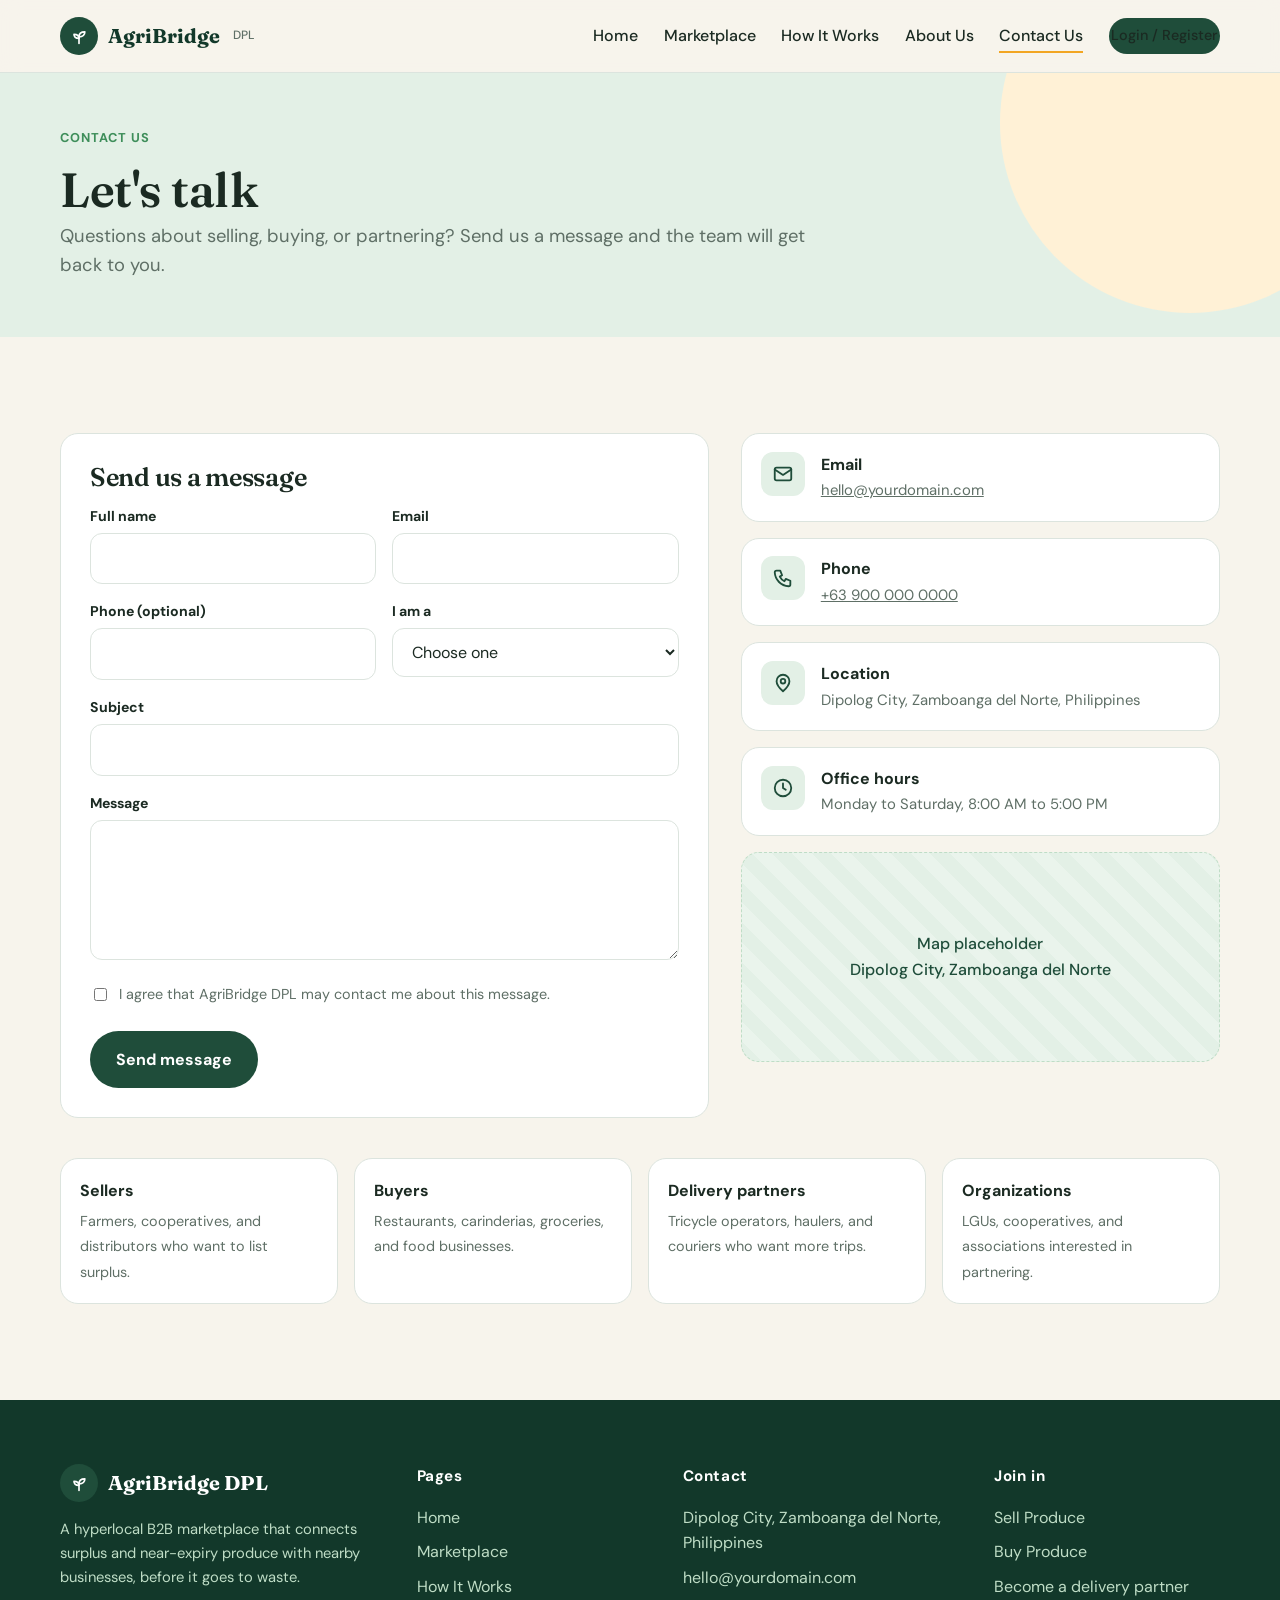
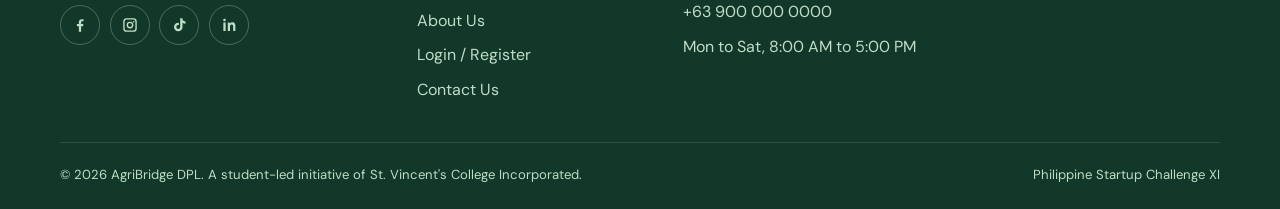
<file: contact.html>
<!DOCTYPE html>
<html lang="en">
<head>
<meta charset="utf-8">
<meta name="viewport" content="width=device-width, initial-scale=1">
<title>Contact Us | AgriBridge DPL</title>
<meta name="description" content="Get in touch with the AgriBridge DPL team: sellers, buyers, delivery partners, and organizations welcome.">
<link rel="preconnect" href="https://fonts.googleapis.com">
<link rel="preconnect" href="https://fonts.gstatic.com" crossorigin>
<link href="https://fonts.googleapis.com/css2?family=DM+Sans:wght@400;500;700&family=Fraunces:opsz,wght@9..144,500;9..144,600;9..144,700&display=swap" rel="stylesheet">
<link rel="stylesheet" href="styles.css">
</head>
<body>
<a class="skip-link" href="#main">Skip to content</a>
<header class="site-header">
  <div class="container nav">
    <a class="brand" href="index.html" aria-label="AgriBridge DPL home">
      <span class="brand-mark"><svg viewBox="0 0 24 24" fill="none" stroke-width="2" stroke-linecap="round" stroke-linejoin="round" aria-hidden="true"><path d="M12 21v-8"/><path d="M12 13c0-4 3-6 7-6 0 4-3 6-7 6z"/><path d="M12 15c0-3-2-5-6-5 0 3 2 5 6 5z"/></svg></span>
      AgriBridge <small>DPL</small>
    </a>
    <button class="nav-toggle" aria-label="Open menu" aria-expanded="false" aria-controls="nav-links"><span></span><span></span><span></span></button>
    <ul class="nav-links" id="nav-links">
      <li><a href="index.html">Home</a></li>
      <li><a href="marketplace.html">Marketplace</a></li>
      <li><a href="how-it-works.html">How It Works</a></li>
      <li><a href="about.html">About Us</a></li>
      <li><a href="contact.html" aria-current="page">Contact Us</a></li>
      <li><a class="btn btn--primary btn--sm" href="login.html">Login / Register</a></li>
    </ul>
  </div>
</header>
<main id="main">
  <section class="page-hero page-hero--compact">
    <div class="container">
      <span class="eyebrow">Contact Us</span>
      <h1>Let's talk</h1>
      <p class="lead">Questions about selling, buying, or partnering? Send us a message and the team will get back to you.</p>
    </div>
  </section>

  <section class="section">
    <div class="container contact-grid">
      <div class="panel">
        <h2 style="font-size:1.6rem">Send us a message</h2>
        <form id="contact-form" novalidate>
          <div class="form-grid">
            <div><label for="c-name">Full name</label><input type="text" id="c-name" name="name" required autocomplete="name"></div>
            <div><label for="c-email">Email</label><input type="email" id="c-email" name="email" required autocomplete="email"></div>
            <div><label for="c-phone">Phone (optional)</label><input type="tel" id="c-phone" name="phone" autocomplete="tel"></div>
            <div><label for="c-role">I am a</label>
              <select id="c-role" name="role" required>
                <option value="" disabled selected>Choose one</option>
                <option>Seller (farmer, cooperative, distributor)</option>
                <option>Business buyer</option>
                <option>Delivery partner</option>
                <option>Partner organization or LGU</option>
                <option>Other</option>
              </select></div>
            <div class="full"><label for="c-subject">Subject</label><input type="text" id="c-subject" name="subject" required></div>
            <div class="full"><label for="c-msg">Message</label><textarea id="c-msg" name="message" required></textarea></div>
            <div class="full"><label class="check" for="c-ok"><input type="checkbox" id="c-ok" name="consent" required> I agree that AgriBridge DPL may contact me about this message.</label></div>
          </div>
          <p style="margin:1.2rem 0 0"><button class="btn btn--primary" type="submit">Send message</button></p>
          <div class="form-status" id="form-status" role="status" aria-live="polite"></div>
        </form>
      </div>

      <aside>
        <div class="info-list">
          <!-- Replace the placeholder details with your real ones -->
          <div class="info-card"><span class="info-icon"><svg viewBox="0 0 24 24" aria-hidden="true"><path d="M3 7l9 6 9-6"/><rect x="3" y="5" width="18" height="14" rx="2"/></svg></span><div><b>Email</b><a href="mailto:hello@yourdomain.com">hello@yourdomain.com</a></div></div>
          <div class="info-card"><span class="info-icon"><svg viewBox="0 0 24 24" aria-hidden="true"><path d="M5 4h4l2 5-2.5 1.5a11 11 0 0 0 5 5L15 13l5 2v4a2 2 0 0 1-2 2A16 16 0 0 1 3 6a2 2 0 0 1 2-2z"/></svg></span><div><b>Phone</b><a href="tel:+639000000000">+63 900 000 0000</a></div></div>
          <div class="info-card"><span class="info-icon"><svg viewBox="0 0 24 24" aria-hidden="true"><path d="M12 21s7-6.2 7-11a7 7 0 1 0-14 0c0 4.8 7 11 7 11z"/><circle cx="12" cy="10" r="2.5"/></svg></span><div><b>Location</b><span>Dipolog City, Zamboanga del Norte, Philippines</span></div></div>
          <div class="info-card"><span class="info-icon"><svg viewBox="0 0 24 24" aria-hidden="true"><circle cx="12" cy="12" r="9"/><path d="M12 7v5l3 2"/></svg></span><div><b>Office hours</b><span>Monday to Saturday, 8:00 AM to 5:00 PM</span></div></div>
        </div>
        <!-- Embed your map here, e.g. a Google Maps <iframe> -->
        <div class="map-ph">Map placeholder<br>Dipolog City, Zamboanga del Norte</div>
      </aside>
    </div>

    <div class="container who-list">
      <div class="who"><b>Sellers</b><span>Farmers, cooperatives, and distributors who want to list surplus.</span></div>
      <div class="who"><b>Buyers</b><span>Restaurants, carinderias, groceries, and food businesses.</span></div>
      <div class="who"><b>Delivery partners</b><span>Tricycle operators, haulers, and couriers who want more trips.</span></div>
      <div class="who"><b>Organizations</b><span>LGUs, cooperatives, and associations interested in partnering.</span></div>
    </div>
  </section>
</main>
<footer class="site-footer">
  <div class="container">
    <div class="footer-grid">
      <div>
        <a class="brand" href="index.html"><span class="brand-mark"><svg viewBox="0 0 24 24" fill="none" stroke-width="2" stroke-linecap="round" stroke-linejoin="round" aria-hidden="true"><path d="M12 21v-8"/><path d="M12 13c0-4 3-6 7-6 0 4-3 6-7 6z"/><path d="M12 15c0-3-2-5-6-5 0 3 2 5 6 5z"/></svg></span>AgriBridge DPL</a>
        <p>A hyperlocal B2B marketplace that connects surplus and near-expiry produce with nearby businesses, before it goes to waste.</p>
        <div class="socials">
          <!-- Replace each # with your real page URL -->
          <a href="#" aria-label="Facebook"><svg viewBox="0 0 24 24"><path d="M13.5 21v-7.5h2.6l.4-3h-3V8.6c0-.9.3-1.5 1.6-1.5h1.6V4.4c-.3 0-1.2-.1-2.3-.1-2.3 0-3.9 1.4-3.9 4v2.2H7.9v3h2.6V21h3z"/></svg></a>
          <a href="#" aria-label="Instagram"><svg viewBox="0 0 24 24"><path d="M7.5 3h9A4.5 4.5 0 0 1 21 7.5v9a4.5 4.5 0 0 1-4.5 4.5h-9A4.5 4.5 0 0 1 3 16.5v-9A4.5 4.5 0 0 1 7.5 3zm0 1.8A2.7 2.7 0 0 0 4.8 7.5v9a2.7 2.7 0 0 0 2.7 2.7h9a2.7 2.7 0 0 0 2.7-2.7v-9a2.7 2.7 0 0 0-2.7-2.7h-9zM12 7.5a4.5 4.5 0 1 1 0 9 4.5 4.5 0 0 1 0-9zm0 1.8a2.7 2.7 0 1 0 0 5.4 2.7 2.7 0 0 0 0-5.4zm4.9-2.6a1.05 1.05 0 1 1 0 2.1 1.05 1.05 0 0 1 0-2.1z"/></svg></a>
          <a href="#" aria-label="TikTok"><svg viewBox="0 0 24 24"><path d="M16.6 3h-3v11.6a2.6 2.6 0 1 1-2.6-2.6c.3 0 .5 0 .8.1V9c-.3 0-.5-.1-.8-.1a5.7 5.7 0 1 0 5.7 5.7V8.9a7 7 0 0 0 4 1.3V7.2a4.1 4.1 0 0 1-4.1-4.2z"/></svg></a>
          <a href="#" aria-label="LinkedIn"><svg viewBox="0 0 24 24"><path d="M4.5 8.5h3V20h-3V8.5zM6 3.5a1.75 1.75 0 1 1 0 3.5 1.75 1.75 0 0 1 0-3.5zM10 8.5h2.9v1.6c.5-.9 1.600-1.900 3.400-1.900 3.600 0 4.200 2.300 4.200 5.300V20h-3v-5.700c0-1.400 0-3.100-1.900-3.100s-2.200 1.500-2.200 3V20h-3V8.5z"/></svg></a>
        </div>
      </div>
      <div>
        <h4>Pages</h4>
        <ul>
          <li><a href="index.html">Home</a></li>
          <li><a href="marketplace.html">Marketplace</a></li>
          <li><a href="how-it-works.html">How It Works</a></li>
          <li><a href="about.html">About Us</a></li>
          <li><a href="login.html">Login / Register</a></li>
          <li><a href="contact.html">Contact Us</a></li>
        </ul>
      </div>
      <div>
        <h4>Contact</h4>
        <!-- Replace these placeholders with your real details -->
        <ul>
          <li>Dipolog City, Zamboanga del Norte, Philippines</li>
          <li><a href="mailto:hello@yourdomain.com">hello@yourdomain.com</a></li>
          <li><a href="tel:+639000000000">+63 900 000 0000</a></li>
          <li>Mon to Sat, 8:00 AM to 5:00 PM</li>
        </ul>
      </div>
      <div>
        <h4>Join in</h4>
        <ul>
          <li><a href="login.html?role=seller">Sell Produce</a></li>
          <li><a href="login.html?role=buyer">Buy Produce</a></li>
          <li><a href="contact.html">Become a delivery partner</a></li>
        </ul>
      </div>
    </div>
    <div class="footer-bottom">
      <span>© <span id="year">2026</span> AgriBridge DPL. A student-led initiative of St. Vincent's College Incorporated.</span>
      <span>Philippine Startup Challenge XI</span>
    </div>
  </div>
</footer>
<script src="script.js"></script>
</body>
</html>
</file>
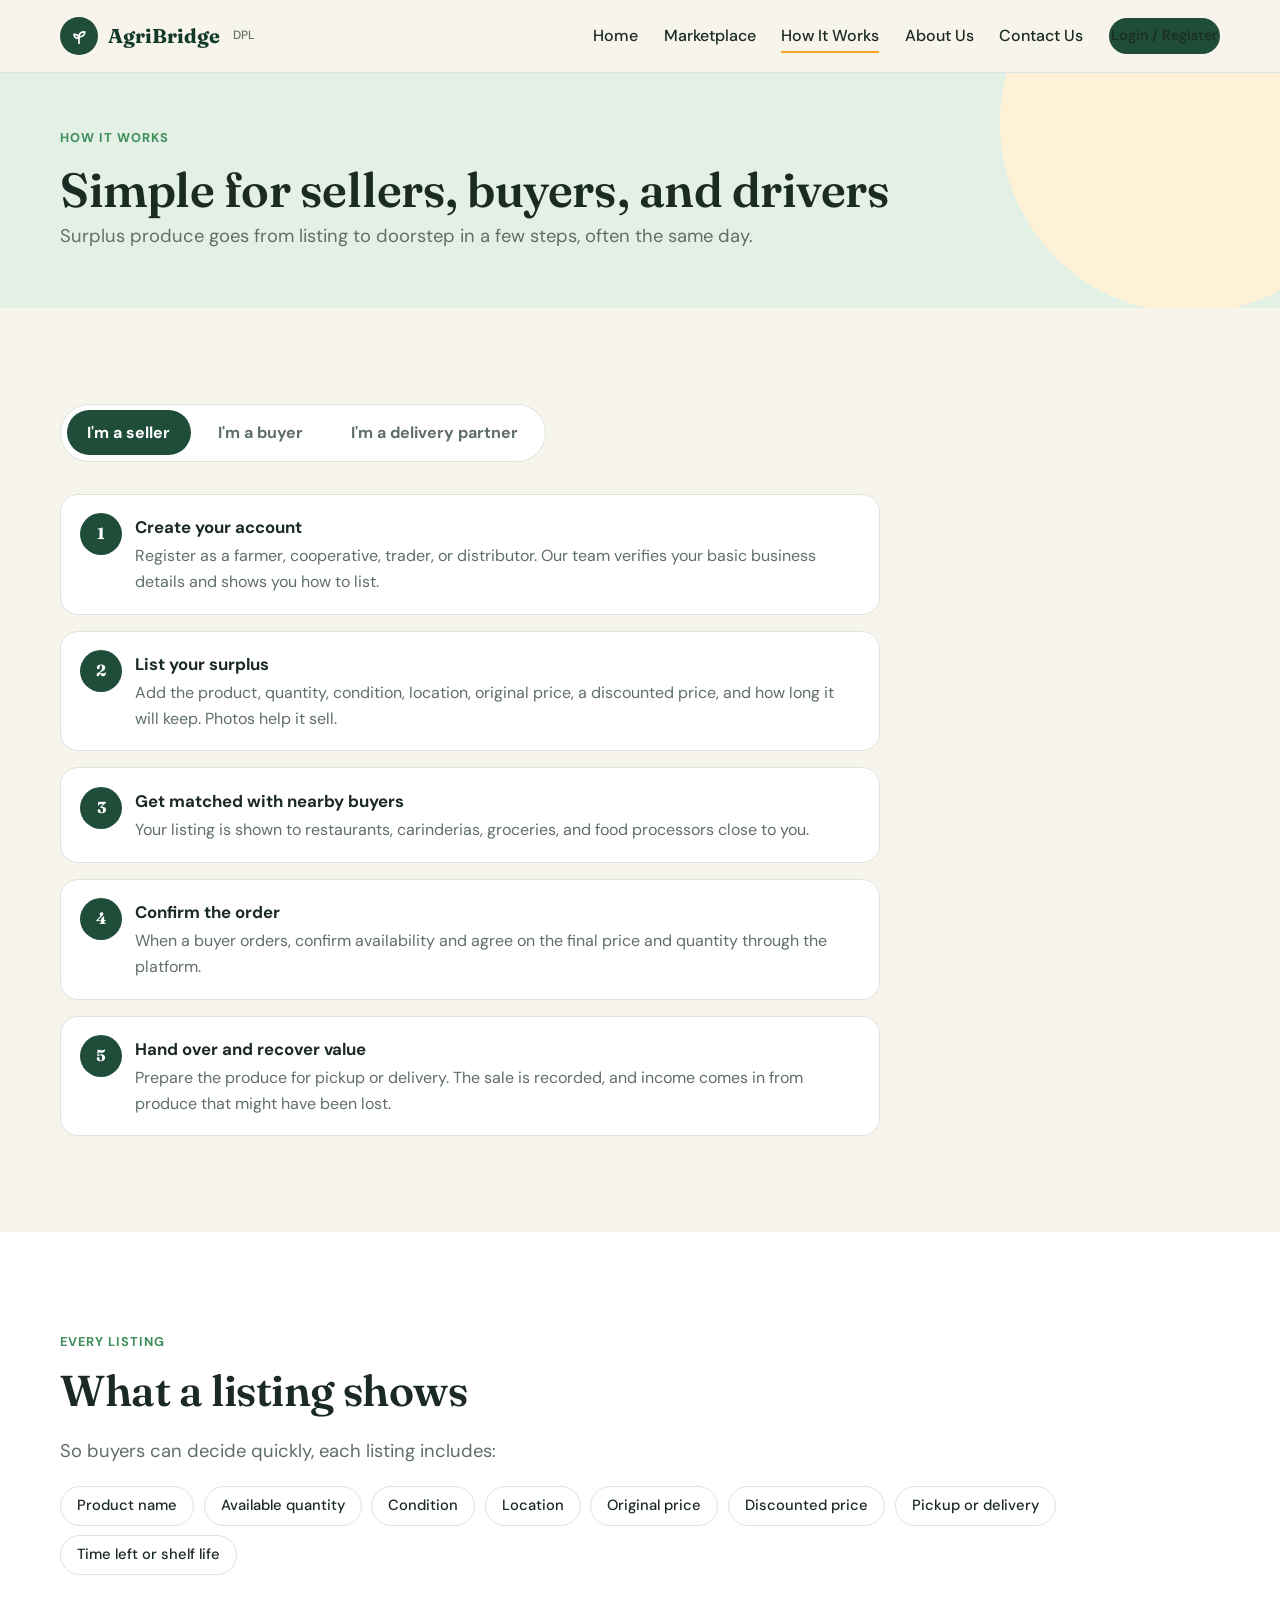
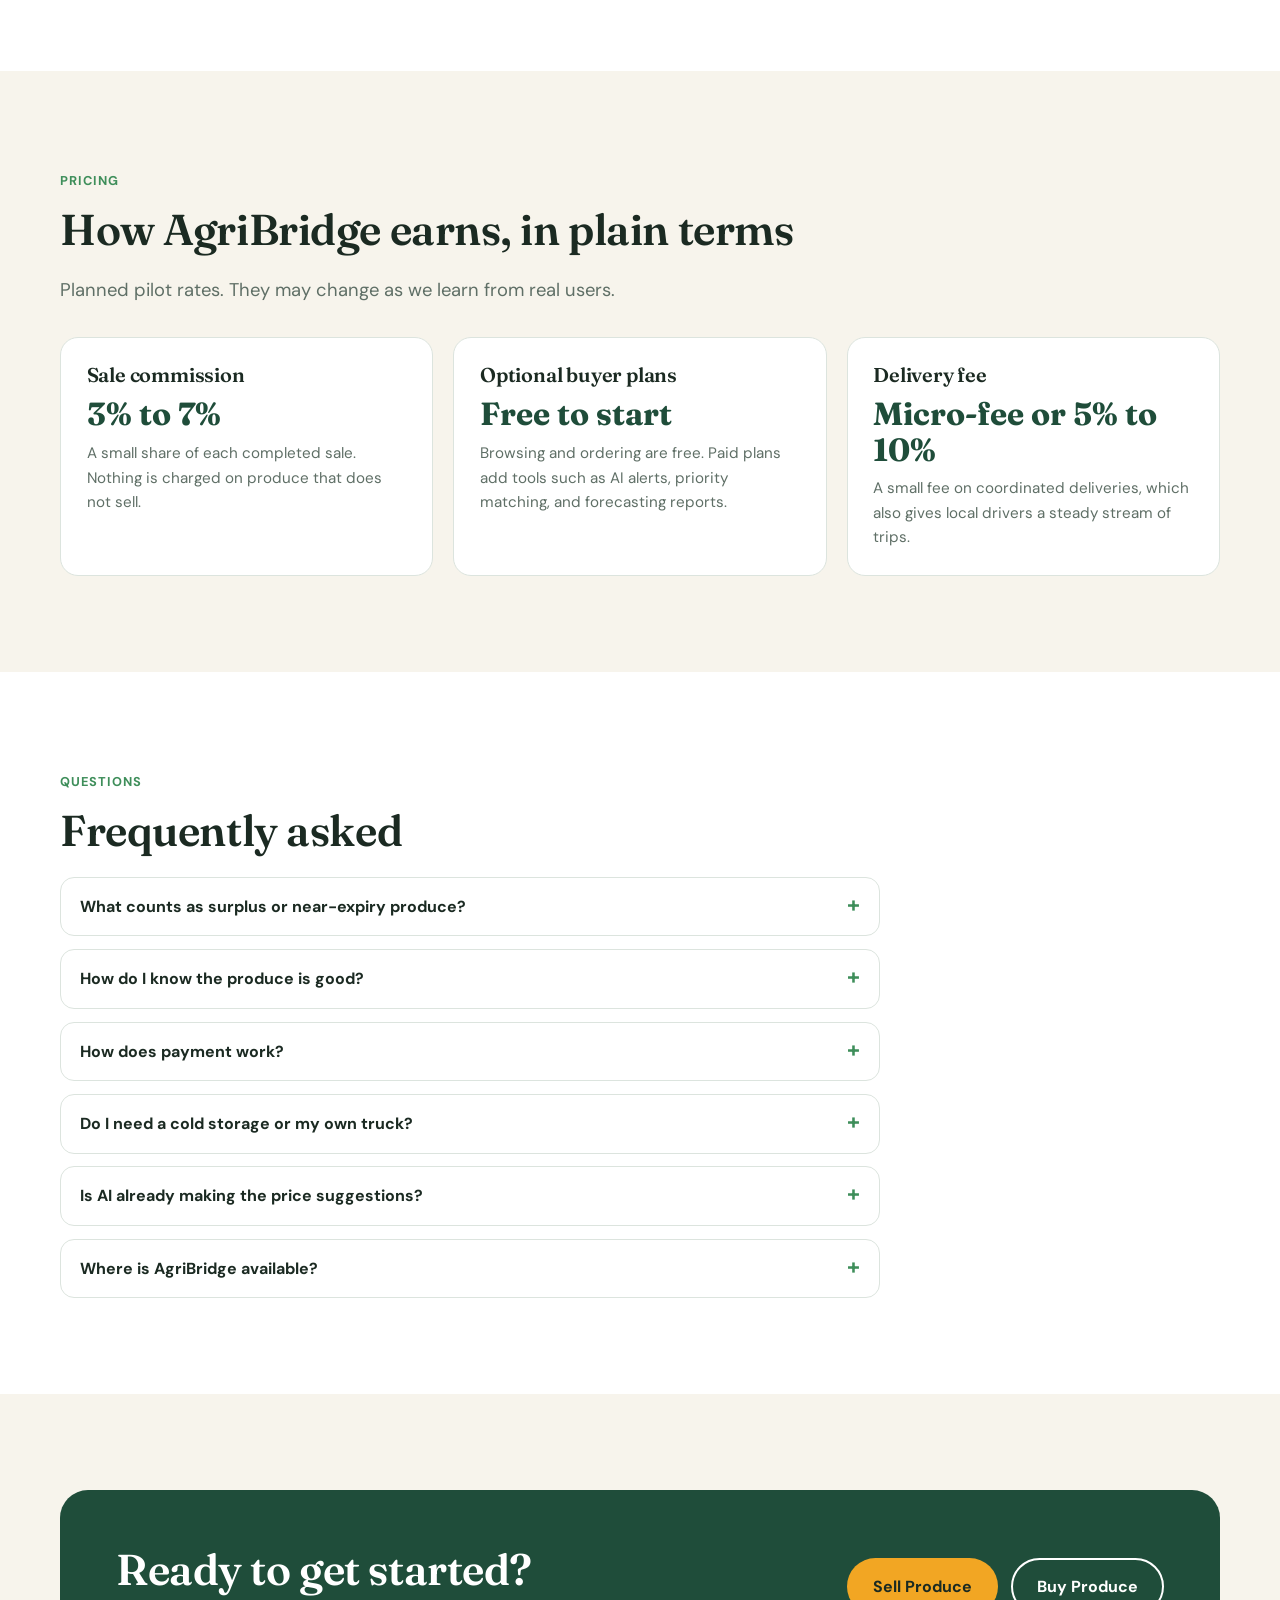
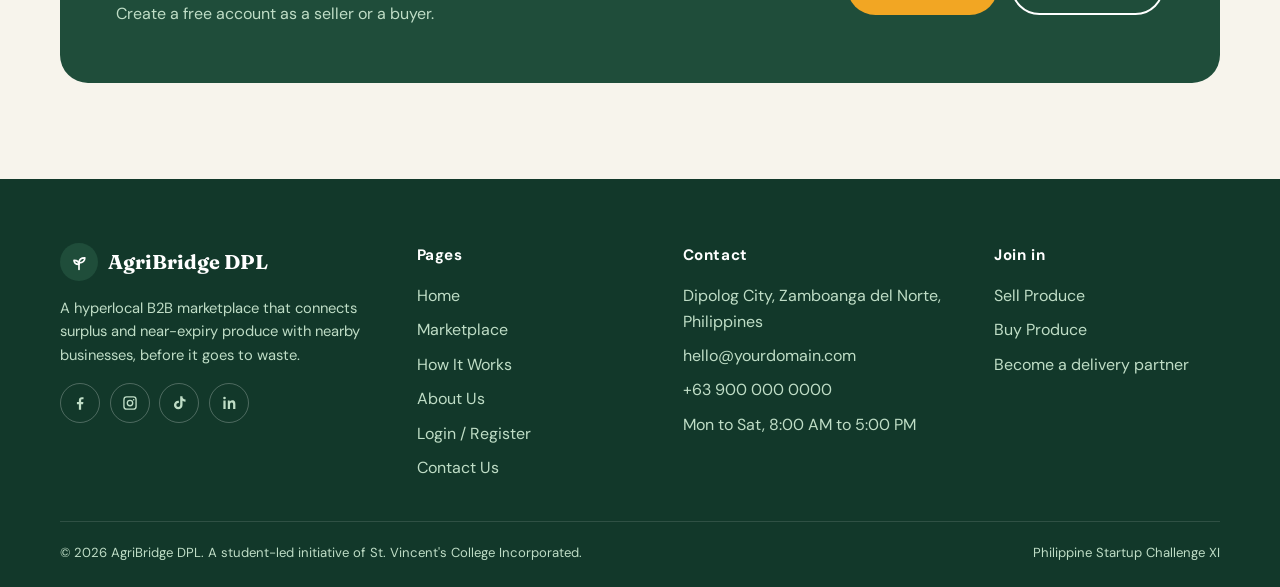
<file: how-it-works.html>
<!DOCTYPE html>
<html lang="en">
<head>
<meta charset="utf-8">
<meta name="viewport" content="width=device-width, initial-scale=1">
<title>How It Works | AgriBridge DPL</title>
<meta name="description" content="See how sellers, buyers, and delivery partners use AgriBridge DPL to move surplus produce before it spoils.">
<link rel="preconnect" href="https://fonts.googleapis.com">
<link rel="preconnect" href="https://fonts.gstatic.com" crossorigin>
<link href="https://fonts.googleapis.com/css2?family=DM+Sans:wght@400;500;700&family=Fraunces:opsz,wght@9..144,500;9..144,600;9..144,700&display=swap" rel="stylesheet">
<link rel="stylesheet" href="styles.css">
</head>
<body>
<a class="skip-link" href="#main">Skip to content</a>
<header class="site-header">
  <div class="container nav">
    <a class="brand" href="index.html" aria-label="AgriBridge DPL home">
      <span class="brand-mark"><svg viewBox="0 0 24 24" fill="none" stroke-width="2" stroke-linecap="round" stroke-linejoin="round" aria-hidden="true"><path d="M12 21v-8"/><path d="M12 13c0-4 3-6 7-6 0 4-3 6-7 6z"/><path d="M12 15c0-3-2-5-6-5 0 3 2 5 6 5z"/></svg></span>
      AgriBridge <small>DPL</small>
    </a>
    <button class="nav-toggle" aria-label="Open menu" aria-expanded="false" aria-controls="nav-links"><span></span><span></span><span></span></button>
    <ul class="nav-links" id="nav-links">
      <li><a href="index.html">Home</a></li>
      <li><a href="marketplace.html">Marketplace</a></li>
      <li><a href="how-it-works.html" aria-current="page">How It Works</a></li>
      <li><a href="about.html">About Us</a></li>
      <li><a href="contact.html">Contact Us</a></li>
      <li><a class="btn btn--primary btn--sm" href="login.html">Login / Register</a></li>
    </ul>
  </div>
</header>
<main id="main">
  <section class="page-hero page-hero--compact">
    <div class="container">
      <span class="eyebrow">How It Works</span>
      <h1>Simple for sellers, buyers, and drivers</h1>
      <p class="lead">Surplus produce goes from listing to doorstep in a few steps, often the same day.</p>
    </div>
  </section>

  <section class="section">
    <div class="container">
      <div class="tabs" role="tablist" aria-label="Choose your role">
        <button class="tab" role="tab" id="t-seller" data-panel="p-seller" aria-selected="true">I'm a seller</button>
        <button class="tab" role="tab" id="t-buyer" data-panel="p-buyer" aria-selected="false">I'm a buyer</button>
        <button class="tab" role="tab" id="t-driver" data-panel="p-driver" aria-selected="false">I'm a delivery partner</button>
      </div>
      <div class="tab-panel" id="p-seller" role="tabpanel" aria-labelledby="t-seller"><ol class="timeline"><li><b>Create your account</b><span>Register as a farmer, cooperative, trader, or distributor. Our team verifies your basic business details and shows you how to list.</span></li><li><b>List your surplus</b><span>Add the product, quantity, condition, location, original price, a discounted price, and how long it will keep. Photos help it sell.</span></li><li><b>Get matched with nearby buyers</b><span>Your listing is shown to restaurants, carinderias, groceries, and food processors close to you.</span></li><li><b>Confirm the order</b><span>When a buyer orders, confirm availability and agree on the final price and quantity through the platform.</span></li><li><b>Hand over and recover value</b><span>Prepare the produce for pickup or delivery. The sale is recorded, and income comes in from produce that might have been lost.</span></li></ol></div>
      <div class="tab-panel" id="p-buyer" role="tabpanel" aria-labelledby="t-buyer" hidden><ol class="timeline"><li><b>Create your account</b><span>Register your business: restaurant, carinderia, grocery, market stall, hotel kitchen, or food processor.</span></li><li><b>Browse and filter</b><span>Search by product, category, distance, price, and time left. Sort by what expires soonest or the biggest discount.</span></li><li><b>Compare listings</b><span>Check condition, quantity, supplier, and delivery time side by side to find the best fit.</span></li><li><b>Order or message the supplier</b><span>Place an order, or send an inquiry to ask questions and agree on price and quantity.</span></li><li><b>Pickup or delivery</b><span>Collect the produce yourself or request local delivery, often the same day.</span></li><li><b>Rate or report</b><span>Tell us how it went. Buyers can report inaccurate listings or poor quality, which keeps the marketplace trustworthy.</span></li></ol></div>
      <div class="tab-panel" id="p-driver" role="tabpanel" aria-labelledby="t-driver" hidden><ol class="timeline"><li><b>Sign up as a partner</b><span>Tricycle operators, haulers, and couriers can join and tell us their area and vehicle type.</span></li><li><b>Receive delivery jobs</b><span>Get short, same-day trips between nearby suppliers and buyers.</span></li><li><b>Pick up and deliver</b><span>Collect the produce, deliver it quickly, and mark the job as done.</span></li><li><b>Earn extra income</b><span>Fill more of your day with trips along routes you already know, for a flat micro-fee or a fulfillment fee per dispatch.</span></li></ol></div>
    </div>
  </section>

  <section class="section section--white">
    <div class="container">
      <span class="eyebrow">Every listing</span>
      <h2>What a listing shows</h2>
      <p class="lead">So buyers can decide quickly, each listing includes:</p>
      <div class="field-chips"><span>Product name</span><span>Available quantity</span><span>Condition</span><span>Location</span><span>Original price</span><span>Discounted price</span><span>Pickup or delivery</span><span>Time left or shelf life</span></div>
    </div>
  </section>

  <section class="section">
    <div class="container">
      <span class="eyebrow">Pricing</span>
      <h2>How AgriBridge earns, in plain terms</h2>
      <p class="lead" style="margin-bottom:2rem">Planned pilot rates. They may change as we learn from real users.</p>
      <div class="fee-grid">
        <div class="fee"><h3>Sale commission</h3><div class="fee-num">3% to 7%</div><p>A small share of each completed sale. Nothing is charged on produce that does not sell.</p></div>
        <div class="fee"><h3>Optional buyer plans</h3><div class="fee-num">Free to start</div><p>Browsing and ordering are free. Paid plans add tools such as AI alerts, priority matching, and forecasting reports.</p></div>
        <div class="fee"><h3>Delivery fee</h3><div class="fee-num">Micro-fee or 5% to 10%</div><p>A small fee on coordinated deliveries, which also gives local drivers a steady stream of trips.</p></div>
      </div>
    </div>
  </section>

  <section class="section section--white">
    <div class="container">
      <span class="eyebrow">Questions</span>
      <h2>Frequently asked</h2>
      <div class="faq"><details><summary>What counts as surplus or near-expiry produce?</summary><p>Produce that is still safe and good to use but may not sell before it spoils, such as ripe fruit, a harvest bigger than expected, or items close to their best-by time. Every listing states its condition and how long it will keep.</p></details><details><summary>How do I know the produce is good?</summary><p>Sellers must describe the condition accurately, and listings show quantity, condition, and time left. Buyers can report inaccurate listings or poor quality, and our team follows up.</p></details><details><summary>How does payment work?</summary><p>In the pilot, buyer and supplier confirm price and quantity on the platform and arrange pickup or delivery together. <!-- Update this answer once your payment method is final -->Payment options will be confirmed as the pilot begins.</p></details><details><summary>Do I need a cold storage or my own truck?</summary><p>No. We work with existing tricycles, haulers, and couriers for short, same-day trips, so neither sellers nor AgriBridge need cold storage or a vehicle fleet.</p></details><details><summary>Is AI already making the price suggestions?</summary><p>Our pilot starts with simple discount rules and manual matching. Smarter demand forecasting and dynamic pricing are planned as the marketplace collects real data.</p></details><details><summary>Where is AgriBridge available?</summary><p>We are starting in Dipolog City and nearby municipalities in Zamboanga del Norte, then growing to Region IX.</p></details></div>
    </div>
  </section>

  <section class="section">
    <div class="container">
      <div class="cta">
        <div><h2>Ready to get started?</h2><p>Create a free account as a seller or a buyer.</p></div>
        <div class="cta-actions">
          <a class="btn btn--amber" href="login.html?role=seller">Sell Produce</a>
          <a class="btn btn--ghost" href="login.html?role=buyer">Buy Produce</a>
        </div>
      </div>
    </div>
  </section>
</main>
<footer class="site-footer">
  <div class="container">
    <div class="footer-grid">
      <div>
        <a class="brand" href="index.html"><span class="brand-mark"><svg viewBox="0 0 24 24" fill="none" stroke-width="2" stroke-linecap="round" stroke-linejoin="round" aria-hidden="true"><path d="M12 21v-8"/><path d="M12 13c0-4 3-6 7-6 0 4-3 6-7 6z"/><path d="M12 15c0-3-2-5-6-5 0 3 2 5 6 5z"/></svg></span>AgriBridge DPL</a>
        <p>A hyperlocal B2B marketplace that connects surplus and near-expiry produce with nearby businesses, before it goes to waste.</p>
        <div class="socials">
          <!-- Replace each # with your real page URL -->
          <a href="#" aria-label="Facebook"><svg viewBox="0 0 24 24"><path d="M13.5 21v-7.5h2.6l.4-3h-3V8.6c0-.9.3-1.5 1.6-1.5h1.6V4.4c-.3 0-1.2-.1-2.3-.1-2.3 0-3.9 1.4-3.9 4v2.2H7.9v3h2.6V21h3z"/></svg></a>
          <a href="#" aria-label="Instagram"><svg viewBox="0 0 24 24"><path d="M7.5 3h9A4.5 4.5 0 0 1 21 7.5v9a4.5 4.5 0 0 1-4.5 4.5h-9A4.5 4.5 0 0 1 3 16.5v-9A4.5 4.5 0 0 1 7.5 3zm0 1.8A2.7 2.7 0 0 0 4.8 7.5v9a2.7 2.7 0 0 0 2.7 2.7h9a2.7 2.7 0 0 0 2.7-2.7v-9a2.7 2.7 0 0 0-2.7-2.7h-9zM12 7.5a4.5 4.5 0 1 1 0 9 4.5 4.5 0 0 1 0-9zm0 1.8a2.7 2.7 0 1 0 0 5.4 2.7 2.7 0 0 0 0-5.4zm4.9-2.6a1.05 1.05 0 1 1 0 2.1 1.05 1.05 0 0 1 0-2.1z"/></svg></a>
          <a href="#" aria-label="TikTok"><svg viewBox="0 0 24 24"><path d="M16.6 3h-3v11.6a2.6 2.6 0 1 1-2.6-2.6c.3 0 .5 0 .8.1V9c-.3 0-.5-.1-.8-.1a5.7 5.7 0 1 0 5.7 5.7V8.9a7 7 0 0 0 4 1.3V7.2a4.1 4.1 0 0 1-4.1-4.2z"/></svg></a>
          <a href="#" aria-label="LinkedIn"><svg viewBox="0 0 24 24"><path d="M4.5 8.5h3V20h-3V8.5zM6 3.5a1.75 1.75 0 1 1 0 3.5 1.75 1.75 0 0 1 0-3.5zM10 8.5h2.9v1.6c.5-.9 1.600-1.900 3.400-1.900 3.600 0 4.200 2.300 4.200 5.300V20h-3v-5.700c0-1.400 0-3.100-1.900-3.100s-2.200 1.500-2.200 3V20h-3V8.5z"/></svg></a>
        </div>
      </div>
      <div>
        <h4>Pages</h4>
        <ul>
          <li><a href="index.html">Home</a></li>
          <li><a href="marketplace.html">Marketplace</a></li>
          <li><a href="how-it-works.html">How It Works</a></li>
          <li><a href="about.html">About Us</a></li>
          <li><a href="login.html">Login / Register</a></li>
          <li><a href="contact.html">Contact Us</a></li>
        </ul>
      </div>
      <div>
        <h4>Contact</h4>
        <!-- Replace these placeholders with your real details -->
        <ul>
          <li>Dipolog City, Zamboanga del Norte, Philippines</li>
          <li><a href="mailto:hello@yourdomain.com">hello@yourdomain.com</a></li>
          <li><a href="tel:+639000000000">+63 900 000 0000</a></li>
          <li>Mon to Sat, 8:00 AM to 5:00 PM</li>
        </ul>
      </div>
      <div>
        <h4>Join in</h4>
        <ul>
          <li><a href="login.html?role=seller">Sell Produce</a></li>
          <li><a href="login.html?role=buyer">Buy Produce</a></li>
          <li><a href="contact.html">Become a delivery partner</a></li>
        </ul>
      </div>
    </div>
    <div class="footer-bottom">
      <span>© <span id="year">2026</span> AgriBridge DPL. A student-led initiative of St. Vincent's College Incorporated.</span>
      <span>Philippine Startup Challenge XI</span>
    </div>
  </div>
</footer>
<script src="script.js"></script>
</body>
</html>
</file>
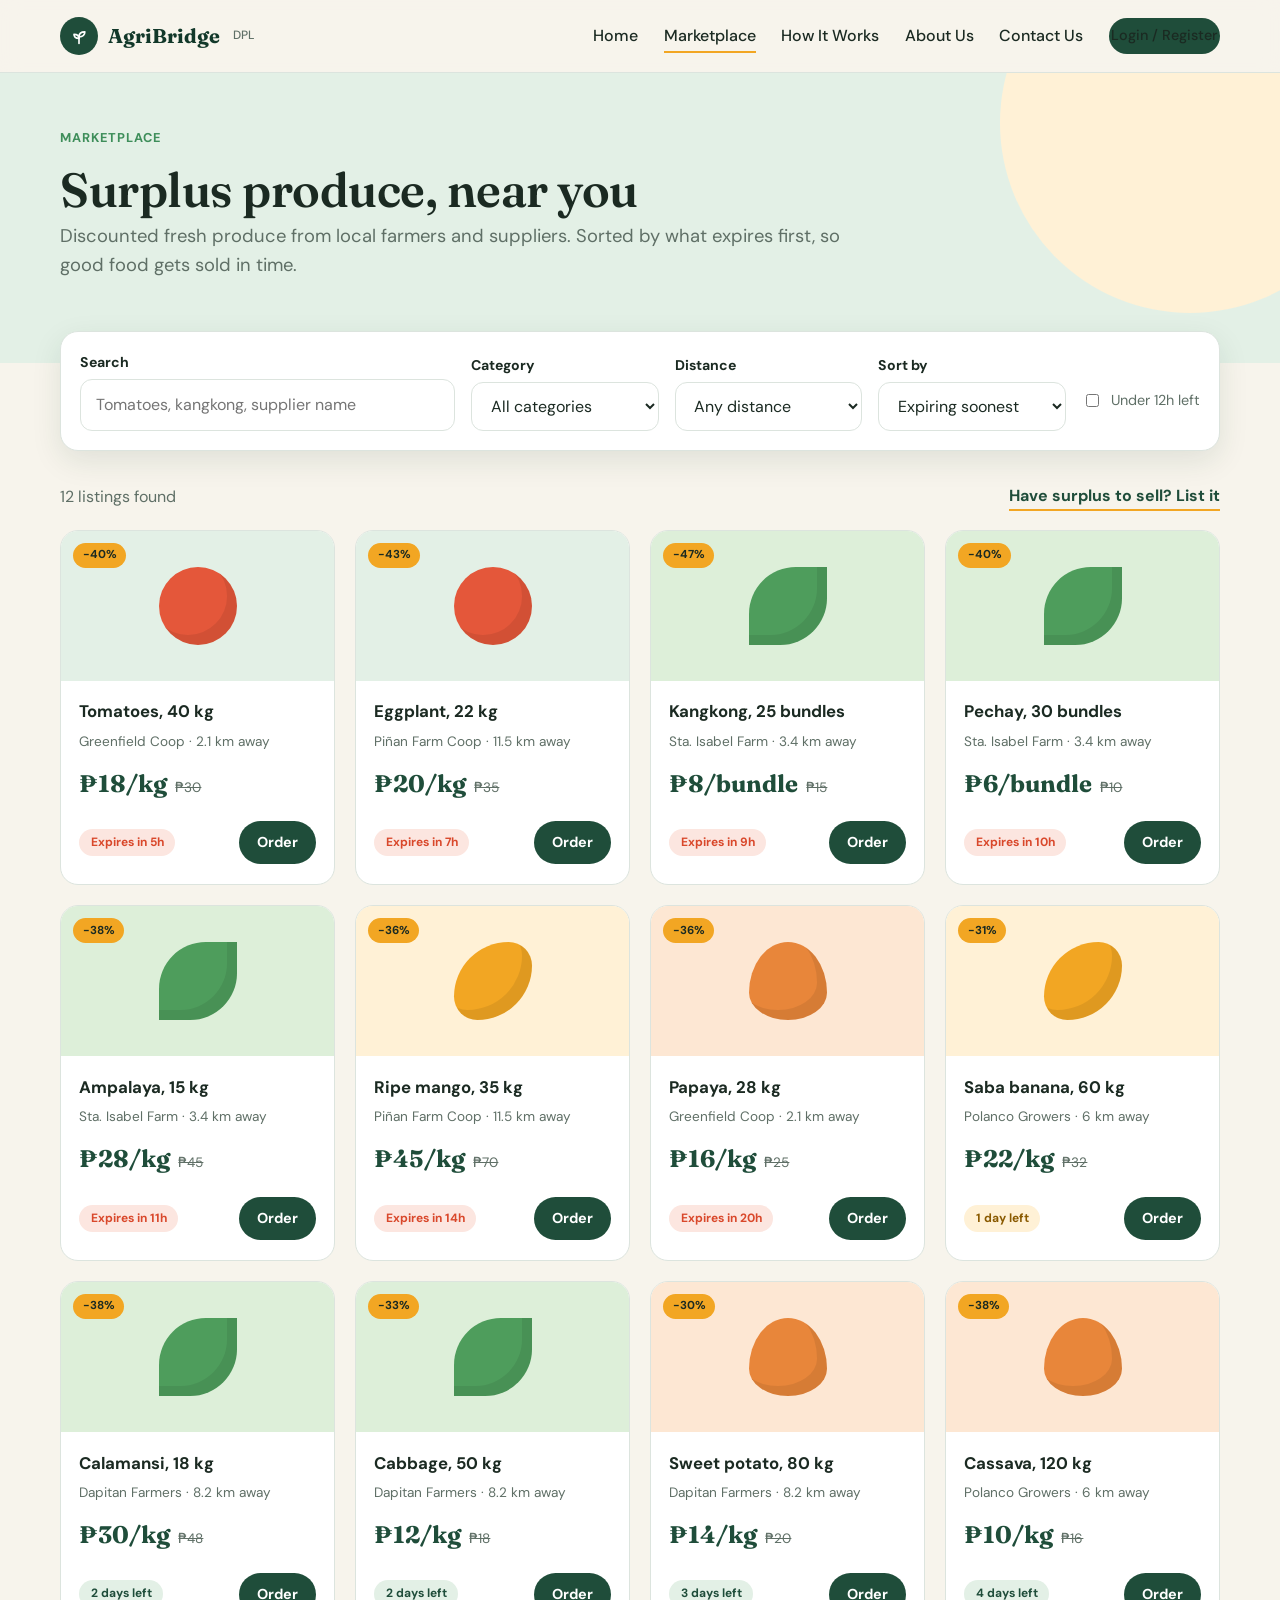
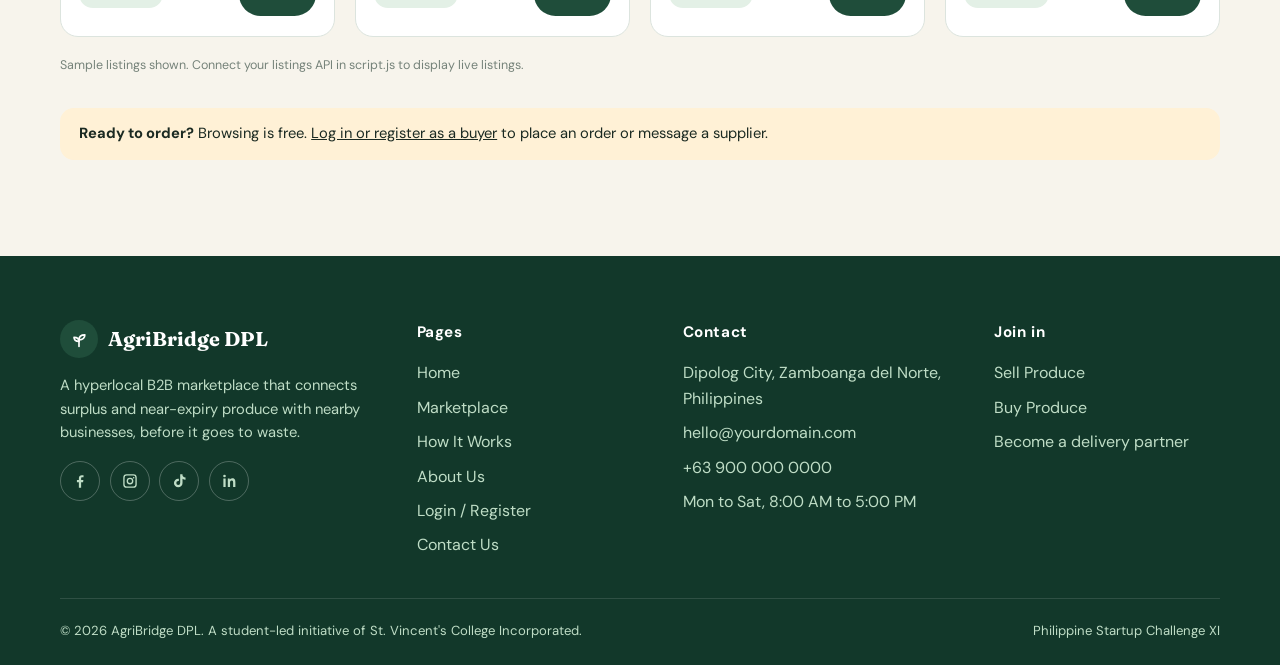
<file: marketplace.html>
<!DOCTYPE html>
<html lang="en">
<head>
<meta charset="utf-8">
<meta name="viewport" content="width=device-width, initial-scale=1">
<title>Marketplace | AgriBridge DPL</title>
<meta name="description" content="Browse surplus and near-expiry produce from local farmers and suppliers in Zamboanga del Norte at discounted prices.">
<link rel="preconnect" href="https://fonts.googleapis.com">
<link rel="preconnect" href="https://fonts.gstatic.com" crossorigin>
<link href="https://fonts.googleapis.com/css2?family=DM+Sans:wght@400;500;700&family=Fraunces:opsz,wght@9..144,500;9..144,600;9..144,700&display=swap" rel="stylesheet">
<link rel="stylesheet" href="styles.css">
</head>
<body>
<a class="skip-link" href="#main">Skip to content</a>
<header class="site-header">
  <div class="container nav">
    <a class="brand" href="index.html" aria-label="AgriBridge DPL home">
      <span class="brand-mark"><svg viewBox="0 0 24 24" fill="none" stroke-width="2" stroke-linecap="round" stroke-linejoin="round" aria-hidden="true"><path d="M12 21v-8"/><path d="M12 13c0-4 3-6 7-6 0 4-3 6-7 6z"/><path d="M12 15c0-3-2-5-6-5 0 3 2 5 6 5z"/></svg></span>
      AgriBridge <small>DPL</small>
    </a>
    <button class="nav-toggle" aria-label="Open menu" aria-expanded="false" aria-controls="nav-links"><span></span><span></span><span></span></button>
    <ul class="nav-links" id="nav-links">
      <li><a href="index.html">Home</a></li>
      <li><a href="marketplace.html" aria-current="page">Marketplace</a></li>
      <li><a href="how-it-works.html">How It Works</a></li>
      <li><a href="about.html">About Us</a></li>
      <li><a href="contact.html">Contact Us</a></li>
      <li><a class="btn btn--primary btn--sm" href="login.html">Login / Register</a></li>
    </ul>
  </div>
</header>
<main id="main">
  <section class="page-hero page-hero--compact" style="padding-bottom:4rem">
    <div class="container">
      <span class="eyebrow">Marketplace</span>
      <h1>Surplus produce, near you</h1>
      <p class="lead">Discounted fresh produce from local farmers and suppliers. Sorted by what expires first, so good food gets sold in time.</p>
    </div>
  </section>

  <section class="section" style="padding-top:0">
    <div class="container">
      <form class="filters" role="search" onsubmit="return false" aria-label="Filter listings">
        <div class="grow"><label for="f-search">Search</label><input type="search" id="f-search" placeholder="Tomatoes, kangkong, supplier name"></div>
        <div><label for="f-cat">Category</label>
          <select id="f-cat"><option value="all">All categories</option><option>Vegetables</option><option>Fruits</option><option>Root crops</option></select></div>
        <div><label for="f-dist">Distance</label>
          <select id="f-dist"><option value="all">Any distance</option><option value="3">Within 3 km</option><option value="5">Within 5 km</option><option value="10">Within 10 km</option></select></div>
        <div><label for="f-sort">Sort by</label>
          <select id="f-sort"><option value="expiring">Expiring soonest</option><option value="nearest">Nearest</option><option value="discount">Biggest discount</option><option value="price">Lowest price</option></select></div>
        <label class="check" for="f-soon"><input type="checkbox" id="f-soon"> Under 12h left</label>
      </form>

      <div class="results-bar">
        <p id="result-count" aria-live="polite">Loading listings…</p>
        <a class="link-arrow" href="login.html?role=seller">Have surplus to sell? List it</a>
      </div>

      <div class="card-grid" id="market-grid"></div>
      <div class="empty" id="empty-state"><h3>No listings match your filters</h3><p>Try a wider distance or clear the search. New surplus is listed every day.</p></div>

      <p class="sample-note sample-note--dark">Sample listings shown. Connect your listings API in script.js to display live listings.</p>
      <div class="login-note"><b>Ready to order?</b> Browsing is free. <a href="login.html?role=buyer">Log in or register as a buyer</a> to place an order or message a supplier.</div>
    </div>
  </section>
</main>
<footer class="site-footer">
  <div class="container">
    <div class="footer-grid">
      <div>
        <a class="brand" href="index.html"><span class="brand-mark"><svg viewBox="0 0 24 24" fill="none" stroke-width="2" stroke-linecap="round" stroke-linejoin="round" aria-hidden="true"><path d="M12 21v-8"/><path d="M12 13c0-4 3-6 7-6 0 4-3 6-7 6z"/><path d="M12 15c0-3-2-5-6-5 0 3 2 5 6 5z"/></svg></span>AgriBridge DPL</a>
        <p>A hyperlocal B2B marketplace that connects surplus and near-expiry produce with nearby businesses, before it goes to waste.</p>
        <div class="socials">
          <!-- Replace each # with your real page URL -->
          <a href="#" aria-label="Facebook"><svg viewBox="0 0 24 24"><path d="M13.5 21v-7.5h2.6l.4-3h-3V8.6c0-.9.3-1.5 1.6-1.5h1.6V4.4c-.3 0-1.2-.1-2.3-.1-2.3 0-3.9 1.4-3.9 4v2.2H7.9v3h2.6V21h3z"/></svg></a>
          <a href="#" aria-label="Instagram"><svg viewBox="0 0 24 24"><path d="M7.5 3h9A4.5 4.5 0 0 1 21 7.5v9a4.5 4.5 0 0 1-4.5 4.5h-9A4.5 4.5 0 0 1 3 16.5v-9A4.5 4.5 0 0 1 7.5 3zm0 1.8A2.7 2.7 0 0 0 4.8 7.5v9a2.7 2.7 0 0 0 2.7 2.7h9a2.7 2.7 0 0 0 2.7-2.7v-9a2.7 2.7 0 0 0-2.7-2.7h-9zM12 7.5a4.5 4.5 0 1 1 0 9 4.5 4.5 0 0 1 0-9zm0 1.8a2.7 2.7 0 1 0 0 5.4 2.7 2.7 0 0 0 0-5.4zm4.9-2.6a1.05 1.05 0 1 1 0 2.1 1.05 1.05 0 0 1 0-2.1z"/></svg></a>
          <a href="#" aria-label="TikTok"><svg viewBox="0 0 24 24"><path d="M16.6 3h-3v11.6a2.6 2.6 0 1 1-2.6-2.6c.3 0 .5 0 .8.1V9c-.3 0-.5-.1-.8-.1a5.7 5.7 0 1 0 5.7 5.7V8.9a7 7 0 0 0 4 1.3V7.2a4.1 4.1 0 0 1-4.1-4.2z"/></svg></a>
          <a href="#" aria-label="LinkedIn"><svg viewBox="0 0 24 24"><path d="M4.5 8.5h3V20h-3V8.5zM6 3.5a1.75 1.75 0 1 1 0 3.5 1.75 1.75 0 0 1 0-3.5zM10 8.5h2.9v1.6c.5-.9 1.600-1.900 3.400-1.900 3.600 0 4.200 2.300 4.200 5.300V20h-3v-5.700c0-1.400 0-3.100-1.900-3.100s-2.200 1.500-2.200 3V20h-3V8.5z"/></svg></a>
        </div>
      </div>
      <div>
        <h4>Pages</h4>
        <ul>
          <li><a href="index.html">Home</a></li>
          <li><a href="marketplace.html">Marketplace</a></li>
          <li><a href="how-it-works.html">How It Works</a></li>
          <li><a href="about.html">About Us</a></li>
          <li><a href="login.html">Login / Register</a></li>
          <li><a href="contact.html">Contact Us</a></li>
        </ul>
      </div>
      <div>
        <h4>Contact</h4>
        <!-- Replace these placeholders with your real details -->
        <ul>
          <li>Dipolog City, Zamboanga del Norte, Philippines</li>
          <li><a href="mailto:hello@yourdomain.com">hello@yourdomain.com</a></li>
          <li><a href="tel:+639000000000">+63 900 000 0000</a></li>
          <li>Mon to Sat, 8:00 AM to 5:00 PM</li>
        </ul>
      </div>
      <div>
        <h4>Join in</h4>
        <ul>
          <li><a href="login.html?role=seller">Sell Produce</a></li>
          <li><a href="login.html?role=buyer">Buy Produce</a></li>
          <li><a href="contact.html">Become a delivery partner</a></li>
        </ul>
      </div>
    </div>
    <div class="footer-bottom">
      <span>© <span id="year">2026</span> AgriBridge DPL. A student-led initiative of St. Vincent's College Incorporated.</span>
      <span>Philippine Startup Challenge XI</span>
    </div>
  </div>
</footer>
<script src="script.js"></script>
</body>
</html>
</file>
<file: styles.css>
/* ==========================================================
   AgriBridge DPL — shared styles (Home + About Us)
   ========================================================== */
:root{
  --green-900:#12382A; --green-700:#1F4D3A; --green-500:#3E8E5A; --green-300:#BFDDC6;
  --mint:#E3F0E6; --cream:#F7F4EC; --paper:#FFFFFF; --ink:#1B2A22; --muted:#5F6F66;
  --line:#DCE4DE; --amber:#F2A623; --amber-soft:#FFF1D6; --tomato:#D9482B; --tomato-soft:#FCE6E0;
  --radius:18px; --shadow:0 10px 30px rgba(18,56,42,.10);
  --font-display:"Fraunces", Georgia, "Times New Roman", serif;
  --font-body:"DM Sans", "Segoe UI", Roboto, Arial, sans-serif;
  --container:1160px;
}
*,*::before,*::after{box-sizing:border-box}
html{scroll-behavior:smooth}
body{margin:0;font-family:var(--font-body);color:var(--ink);background:var(--cream);line-height:1.6;-webkit-font-smoothing:antialiased}
img,svg{max-width:100%;display:block}
a{color:inherit}
h1,h2,h3{font-family:var(--font-display);line-height:1.12;margin:0 0 .5em;font-weight:600;letter-spacing:-.01em}
h1{font-size:clamp(2.4rem,5.2vw,4.1rem)}
h2{font-size:clamp(1.8rem,3.4vw,2.7rem)}
h3{font-size:1.25rem}
p{margin:0 0 1em}
.container{width:min(var(--container),100% - 2.5rem);margin-inline:auto}
.section{padding:clamp(3.5rem,8vw,6rem) 0}
.section--white{background:var(--paper)}
.section--mint{background:var(--mint)}
.eyebrow{display:inline-block;font-size:.8rem;font-weight:700;letter-spacing:.08em;text-transform:uppercase;color:var(--green-500);margin-bottom:.9rem}
.lead{font-size:1.15rem;color:var(--muted);max-width:60ch}
.section-head{display:flex;justify-content:space-between;align-items:end;gap:1.5rem;flex-wrap:wrap;margin-bottom:2.2rem}
.section-head h2{margin:0}
.link-arrow{font-weight:700;color:var(--green-700);text-decoration:none;border-bottom:2px solid var(--amber)}
.link-arrow:hover{color:var(--green-500)}
:focus-visible{outline:3px solid var(--amber);outline-offset:3px;border-radius:6px}
.skip-link{position:absolute;left:-999px;top:0;background:var(--green-700);color:#fff;padding:.6rem 1rem;z-index:100}
.skip-link:focus{left:0}

/* Buttons */
.btn{display:inline-flex;align-items:center;justify-content:center;gap:.5rem;font:inherit;font-weight:700;padding:.85rem 1.5rem;border-radius:999px;border:2px solid transparent;text-decoration:none;cursor:pointer;transition:transform .15s ease,background .15s ease,color .15s ease}
.btn:hover{transform:translateY(-2px)}
.btn--primary{background:var(--green-700);color:#fff}
.btn--primary:hover{background:var(--green-900)}
.btn--amber{background:var(--amber);color:var(--ink)}
.btn--amber:hover{background:#e29a18}
.btn--ghost{background:transparent;color:var(--green-700);border-color:var(--green-700)}
.btn--ghost:hover{background:var(--green-700);color:#fff}
.btn--sm{padding:.5rem 1rem;font-size:.9rem}

/* Header */
.site-header{position:sticky;top:0;z-index:50;background:rgba(247,244,236,.92);backdrop-filter:blur(10px);border-bottom:1px solid var(--line)}
.nav{display:flex;align-items:center;justify-content:space-between;gap:1rem;min-height:72px}
.brand{display:flex;align-items:center;gap:.65rem;text-decoration:none;font-family:var(--font-display);font-weight:700;font-size:1.25rem;color:var(--green-900)}
.brand-mark{width:38px;height:38px;border-radius:50%;background:var(--green-700);display:grid;place-items:center}
.brand-mark svg{width:20px;height:20px;stroke:#fff}
.brand small{font-family:var(--font-body);font-weight:500;color:var(--muted);font-size:.75rem;margin-left:.15rem}
.nav-links{display:flex;align-items:center;gap:1.6rem;list-style:none;margin:0;padding:0}
.nav-links a{text-decoration:none;font-weight:500;color:var(--ink);padding:.3rem 0;border-bottom:2px solid transparent}
.nav-links a:hover,.nav-links a[aria-current="page"]{border-bottom-color:var(--amber)}
.nav-toggle{display:none;background:none;border:1px solid var(--line);border-radius:10px;padding:.5rem .6rem;cursor:pointer}
.nav-toggle span{display:block;width:22px;height:2px;background:var(--ink);margin:4px 0}

/* Hero */
.hero{position:relative;overflow:hidden;padding:clamp(3rem,7vw,5.5rem) 0 clamp(3.5rem,8vw,6rem)}
.hero::before{content:"";position:absolute;width:640px;height:640px;border-radius:50%;background:var(--mint);right:-180px;top:-200px;z-index:0}
.hero::after{content:"";position:absolute;width:220px;height:220px;border-radius:50%;background:var(--amber-soft);left:-80px;bottom:-90px;z-index:0}
.hero-grid{position:relative;z-index:1;display:grid;grid-template-columns:1.1fr .9fr;gap:3rem;align-items:center}
.hero-tag{display:inline-flex;align-items:center;gap:.5rem;background:var(--paper);border:1px solid var(--line);border-radius:999px;padding:.35rem .9rem;font-size:.85rem;font-weight:500;margin-bottom:1.4rem}
.hero-tag i{width:8px;height:8px;border-radius:50%;background:var(--green-500);box-shadow:0 0 0 4px rgba(62,142,90,.2)}
.hero h1 em{font-style:normal;background:linear-gradient(transparent 62%,var(--amber) 62%,var(--amber) 90%,transparent 90%);padding:0 .1em}
.hero .lead{margin-bottom:2rem}
.hero-actions{display:flex;flex-wrap:wrap;gap:.9rem;margin-bottom:1.8rem}
.hero-note{font-size:.9rem;color:var(--muted)}
.hero-visual{position:relative;min-height:400px}
.float-card{position:absolute;background:var(--paper);border:1px solid var(--line);border-radius:var(--radius);box-shadow:var(--shadow);padding:1.1rem 1.2rem}
.float-card--main{width:300px;right:10px;top:10px;transform:rotate(2deg)}
.float-card--second{width:240px;left:0;top:210px;transform:rotate(-3deg)}
.float-card--chip{right:0;bottom:10px;display:flex;align-items:center;gap:.6rem;padding:.7rem 1rem;font-size:.85rem;font-weight:500;border-radius:999px;transform:rotate(-1deg)}
.float-card--chip b{width:26px;height:26px;border-radius:50%;background:var(--mint);display:grid;place-items:center;color:var(--green-700)}
.fc-top{display:flex;justify-content:space-between;align-items:center;margin-bottom:.8rem}
.fc-title{font-weight:700}
.fc-sub{font-size:.8rem;color:var(--muted)}
.fc-price{font-family:var(--font-display);font-size:1.7rem;font-weight:700;color:var(--green-700)}
.fc-price s{font-family:var(--font-body);font-size:.85rem;font-weight:400;color:var(--muted);margin-left:.4rem}
.fc-bar{height:8px;border-radius:99px;background:var(--tomato-soft);margin:.7rem 0 .3rem;overflow:hidden}
.fc-bar span{display:block;height:100%;width:28%;background:var(--tomato);border-radius:99px}
.fc-expire{font-size:.78rem;font-weight:600;color:var(--tomato)}

/* Pills / badges */
.badge{display:inline-block;font-size:.72rem;font-weight:700;padding:.2rem .6rem;border-radius:999px;background:var(--amber);color:var(--ink)}
.pill{display:inline-block;font-size:.75rem;font-weight:700;padding:.25rem .7rem;border-radius:999px}
.pill--urgent{background:var(--tomato-soft);color:var(--tomato)}
.pill--soon{background:var(--amber-soft);color:#8A5A00}
.pill--ok{background:var(--mint);color:var(--green-700)}

/* Impact strip */
.impact{background:var(--green-900);color:#fff;padding:2.6rem 0}
.impact-grid{display:grid;grid-template-columns:repeat(3,1fr);gap:1.5rem;text-align:center}
.impact-item{padding:.5rem 1rem;border-left:1px solid rgba(255,255,255,.15)}
.impact-item:first-child{border-left:0}
.impact-num{font-family:var(--font-display);font-size:clamp(2.2rem,4.6vw,3.4rem);font-weight:700;color:var(--amber);line-height:1}
.impact-label{margin-top:.4rem;color:var(--green-300);font-size:.95rem}
.sample-note{display:none;margin-top:1rem;text-align:center;font-size:.78rem;color:var(--green-300);opacity:.85}
.using-sample .sample-note{display:block}
.sample-note--dark{color:var(--muted);text-align:left;margin:1.2rem 0 0}

/* Listing cards */
.card-grid{display:grid;grid-template-columns:repeat(4,1fr);gap:1.25rem}
.listing-card{background:var(--paper);border:1px solid var(--line);border-radius:var(--radius);overflow:hidden;display:flex;flex-direction:column;transition:transform .2s ease,box-shadow .2s ease}
.listing-card:hover{transform:translateY(-4px);box-shadow:var(--shadow)}
.lc-media{position:relative;height:150px;display:grid;place-items:center;background:var(--mint)}
.lc-media img{width:100%;height:100%;object-fit:cover}
.lc-shape{width:78px;height:78px;border-radius:50%;box-shadow:inset -10px -10px 0 rgba(0,0,0,.08)}
.tone-red .lc-shape{background:#E4573A}
.tone-green{background:#DDEFD9}.tone-green .lc-shape{background:#4E9D5C;border-radius:60% 0 60% 0}
.tone-yellow{background:var(--amber-soft)}.tone-yellow .lc-shape{background:var(--amber);border-radius:70% 30% 70% 30%}
.tone-orange{background:#FDE7D3}.tone-orange .lc-shape{background:#E8863A;border-radius:50% 50% 50% 50%/65% 65% 35% 35%}
.lc-media .badge{position:absolute;top:12px;left:12px}
.lc-body{padding:1.1rem 1.15rem 1.25rem;display:flex;flex-direction:column;gap:.35rem;flex:1}
.lc-title{font-weight:700;font-size:1.05rem}
.lc-meta{font-size:.85rem;color:var(--muted)}
.lc-price{display:flex;align-items:baseline;gap:.5rem;margin-top:.4rem}
.lc-price strong{font-family:var(--font-display);font-size:1.5rem;color:var(--green-700)}
.lc-price s{color:var(--muted);font-size:.85rem}
.lc-foot{display:flex;justify-content:space-between;align-items:center;margin-top:auto;padding-top:.8rem}

/* Steps */
.steps{display:grid;grid-template-columns:repeat(3,1fr);gap:1.5rem}
.step{background:var(--paper);border:1px solid var(--line);border-radius:var(--radius);padding:1.6rem}
.step-num{width:42px;height:42px;border-radius:50%;background:var(--green-700);color:#fff;display:grid;place-items:center;font-family:var(--font-display);font-weight:700;margin-bottom:1rem}
.step p{color:var(--muted);margin:0}

/* CTA band */
.cta{background:var(--green-700);color:#fff;border-radius:28px;padding:clamp(2rem,5vw,3.5rem);display:flex;justify-content:space-between;align-items:center;gap:2rem;flex-wrap:wrap}
.cta h2{margin:0 0 .4rem}
.cta p{margin:0;color:var(--green-300)}
.cta-actions{display:flex;gap:.8rem;flex-wrap:wrap}
.cta .btn--ghost{color:#fff;border-color:#fff}
.cta .btn--ghost:hover{background:#fff;color:var(--green-700)}

/* Page hero (About) */
.page-hero{padding:clamp(3rem,7vw,5rem) 0 clamp(2rem,5vw,3.5rem);background:var(--mint);position:relative;overflow:hidden}
.page-hero::after{content:"";position:absolute;width:380px;height:380px;border-radius:50%;background:var(--amber-soft);right:-100px;top:-140px}
.page-hero .container{position:relative;z-index:1}

/* Two-col, story, mission */
.two-col{display:grid;grid-template-columns:1.2fr .8fr;gap:3rem;align-items:start}
.panel{background:var(--paper);border:1px solid var(--line);border-radius:var(--radius);padding:1.8rem}
.panel--green{background:var(--green-700);border-color:var(--green-700);color:#fff}
.panel--green h3{color:var(--amber)}
.panel--green p{color:var(--green-300);margin:0}
.facts{list-style:none;margin:0;padding:0;display:grid;gap:.9rem}
.facts li{display:flex;gap:.8rem;align-items:flex-start;padding-bottom:.9rem;border-bottom:1px dashed var(--line)}
.facts li:last-child{border-bottom:0;padding-bottom:0}
.facts b{display:block}
.facts span{color:var(--muted);font-size:.92rem}
.dot{flex:none;width:12px;height:12px;border-radius:50%;background:var(--amber);margin-top:.45rem}
.goal-list{display:grid;grid-template-columns:repeat(2,1fr);gap:1rem;margin-top:1.6rem}
.goal{background:var(--paper);border:1px solid var(--line);border-radius:var(--radius);padding:1.2rem 1.3rem}
.goal b{display:block;margin-bottom:.2rem}
.goal span{color:var(--muted);font-size:.93rem}

/* Roadmap */
.roadmap{display:grid;grid-template-columns:repeat(4,1fr);gap:1rem;margin-top:2rem;counter-reset:phase}
.phase{position:relative;background:var(--paper);border:1px solid var(--line);border-radius:var(--radius);padding:1.3rem 1.1rem 1.1rem;counter-increment:phase}
.phase::before{content:"Phase " counter(phase);display:block;font-size:.72rem;font-weight:700;letter-spacing:.07em;text-transform:uppercase;color:var(--green-500);margin-bottom:.4rem}
.phase b{display:block;margin-bottom:.25rem}
.phase span{font-size:.9rem;color:var(--muted)}

/* Problem stats */
.stat-row{display:grid;grid-template-columns:repeat(3,1fr);gap:1.25rem;margin-bottom:2.5rem}
.stat-card{background:var(--paper);border:1px solid var(--line);border-radius:var(--radius);padding:1.6rem}
.stat-big{font-family:var(--font-display);font-size:clamp(2.4rem,4.5vw,3.4rem);font-weight:700;color:var(--tomato);line-height:1}
.stat-card p{margin:.6rem 0 0;color:var(--muted);font-size:.95rem}
.source{font-size:.8rem;color:var(--muted)}
.pillars{display:grid;grid-template-columns:repeat(3,1fr);gap:1.25rem}
.pillar{background:var(--paper);border:1px solid var(--line);border-top:5px solid var(--green-500);border-radius:var(--radius);padding:1.5rem}
.pillar:nth-child(2){border-top-color:var(--amber)}
.pillar:nth-child(3){border-top-color:var(--tomato)}
.pillar p{color:var(--muted);margin:0}
.flow{display:flex;flex-wrap:wrap;align-items:center;gap:.6rem;margin:2rem 0 0;font-weight:700}
.flow span{background:var(--paper);border:1px solid var(--line);border-radius:999px;padding:.5rem 1rem}
.flow i{font-style:normal;color:var(--amber);font-size:1.3rem}

/* Team */
.team-grid{display:grid;grid-template-columns:repeat(4,1fr);gap:1.25rem}
.member{background:var(--paper);border:1px solid var(--line);border-radius:var(--radius);padding:1.6rem 1.2rem;text-align:center}
.photo{width:128px;height:128px;border-radius:50%;margin:0 auto 1rem;overflow:hidden;display:grid;place-items:center;background:var(--mint);border:3px dashed var(--green-300);font-family:var(--font-display);font-weight:700;font-size:2rem;color:var(--green-500)}
.photo img{width:100%;height:100%;object-fit:cover}
.member h3{margin:0 0 .15rem;font-size:1.1rem}
.role{color:var(--green-700);font-weight:700;font-size:.88rem;margin-bottom:.5rem}
.member p{font-size:.88rem;color:var(--muted);margin:0}

/* Partners + SDGs */
.partner-grid{display:grid;grid-template-columns:repeat(2,1fr);gap:1rem}
.partner{background:var(--paper);border:1px solid var(--line);border-radius:var(--radius);padding:1.2rem}
.partner-logo{height:54px;border-radius:12px;background:var(--cream);border:1px dashed var(--green-300);display:grid;place-items:center;font-size:.75rem;color:var(--muted);margin-bottom:.8rem}
.partner b{display:block}
.partner span{font-size:.85rem;color:var(--muted)}
.partner .pill{margin-top:.5rem}
.sdg-list{display:grid;gap:.7rem;margin-top:1rem}
.sdg{display:flex;align-items:center;gap:.9rem;background:var(--paper);border:1px solid var(--line);border-radius:14px;padding:.7rem 1rem}
.sdg b{flex:none;width:40px;height:40px;border-radius:10px;background:var(--green-700);color:#fff;display:grid;place-items:center;font-family:var(--font-display)}
.sdg span{font-weight:500}

/* Footer */
.site-footer{background:var(--green-900);color:var(--green-300);padding:4rem 0 1.5rem;margin-top:0}
.footer-grid{display:grid;grid-template-columns:1.4fr 1fr 1.2fr 1fr;gap:2.5rem;margin-bottom:2.5rem}
.site-footer h4{font-family:var(--font-body);color:#fff;font-size:.95rem;margin:0 0 1rem;letter-spacing:.04em}
.site-footer ul{list-style:none;margin:0;padding:0;display:grid;gap:.55rem}
.site-footer a{text-decoration:none}
.site-footer a:hover{color:var(--amber)}
.site-footer .brand{color:#fff;margin-bottom:1rem}
.site-footer p{font-size:.92rem}
.socials{display:flex;gap:.6rem;margin-top:1rem}
.socials a{width:40px;height:40px;border-radius:50%;border:1px solid rgba(255,255,255,.25);display:grid;place-items:center}
.socials a:hover{background:var(--amber);border-color:var(--amber)}
.socials svg{width:18px;height:18px;fill:currentColor}
.socials a:hover svg{fill:var(--ink)}
.footer-bottom{border-top:1px solid rgba(255,255,255,.12);padding-top:1.3rem;font-size:.82rem;display:flex;justify-content:space-between;gap:1rem;flex-wrap:wrap}

/* Responsive */
@media (max-width:1000px){
  .hero-grid,.two-col{grid-template-columns:1fr}
  .hero-visual{min-height:380px;max-width:520px}
  .card-grid{grid-template-columns:repeat(2,1fr)}
  .team-grid,.roadmap{grid-template-columns:repeat(2,1fr)}
  .footer-grid{grid-template-columns:1fr 1fr}
}
@media (max-width:720px){
  .nav-toggle{display:block}
  .nav-links{position:absolute;left:0;right:0;top:72px;background:var(--cream);flex-direction:column;align-items:flex-start;gap:0;padding:.5rem 1.25rem 1.25rem;border-bottom:1px solid var(--line);display:none}
  .nav-links.open{display:flex}
  .nav-links li{width:100%;padding:.55rem 0;border-bottom:1px solid var(--line)}
  .impact-grid,.steps,.stat-row,.pillars,.goal-list,.partner-grid{grid-template-columns:1fr}
  .impact-item{border-left:0;border-top:1px solid rgba(255,255,255,.15);padding-top:1.2rem}
  .impact-item:first-child{border-top:0}
  .card-grid,.team-grid,.roadmap,.footer-grid{grid-template-columns:1fr}
  .float-card--main{right:0}
  .float-card--second{top:230px}
}
@media (prefers-reduced-motion:reduce){
  html{scroll-behavior:auto}
  *{transition:none!important}
}

/* ==========================================================
   Marketplace, Contact, How It Works additions
   ========================================================== */
.page-hero--compact{padding:clamp(2.2rem,5vw,3.2rem) 0 clamp(1.6rem,4vw,2.4rem)}
.page-hero--compact h1{font-size:clamp(2rem,4vw,3rem);margin-bottom:.3rem}

/* Form controls */
label{display:block;font-weight:700;font-size:.88rem;margin-bottom:.35rem}
input[type=text],input[type=email],input[type=tel],input[type=search],select,textarea{width:100%;font:inherit;color:var(--ink);background:var(--paper);border:1.5px solid var(--line);border-radius:12px;padding:.75rem .9rem;transition:border-color .15s ease,box-shadow .15s ease}
textarea{min-height:140px;resize:vertical}
input:focus,select:focus,textarea:focus{outline:none;border-color:var(--green-500);box-shadow:0 0 0 4px rgba(62,142,90,.18)}
.check{display:flex;gap:.55rem;align-items:flex-start;font-weight:400;font-size:.9rem;color:var(--muted)}
.check input{margin-top:.3rem;accent-color:var(--green-700)}

/* Marketplace */
.filters{background:var(--paper);border:1px solid var(--line);border-radius:var(--radius);padding:1.2rem;display:grid;grid-template-columns:2fr 1fr 1fr 1fr auto;gap:1rem;align-items:end;margin-top:-2rem;position:relative;z-index:2;box-shadow:var(--shadow)}
.filters .check{padding-bottom:.8rem;white-space:nowrap}
.results-bar{display:flex;justify-content:space-between;align-items:center;gap:1rem;flex-wrap:wrap;margin:2rem 0 1.2rem}
.results-bar p{margin:0;color:var(--muted)}
.empty{display:none;text-align:center;padding:3rem 1rem;background:var(--paper);border:1px dashed var(--green-300);border-radius:var(--radius)}
.empty.show{display:block}
.login-note{background:var(--amber-soft);border-radius:14px;padding:.9rem 1.2rem;font-size:.92rem;margin-top:2rem}

/* Contact */
.contact-grid{display:grid;grid-template-columns:1.15fr .85fr;gap:2rem;align-items:start}
.form-grid{display:grid;grid-template-columns:1fr 1fr;gap:1rem}
.form-grid .full{grid-column:1/-1}
.form-status{display:none;margin-top:1rem;padding:.9rem 1.1rem;border-radius:12px;background:var(--mint);color:var(--green-900);font-weight:500}
.form-status.show{display:block}
.info-list{display:grid;gap:1rem}
.info-card{display:flex;gap:1rem;align-items:flex-start;background:var(--paper);border:1px solid var(--line);border-radius:var(--radius);padding:1.1rem 1.2rem}
.info-icon{flex:none;width:44px;height:44px;border-radius:12px;background:var(--mint);display:grid;place-items:center}
.info-icon svg{width:22px;height:22px;stroke:var(--green-700);fill:none;stroke-width:2;stroke-linecap:round;stroke-linejoin:round}
.info-card b{display:block}
.info-card span,.info-card a{color:var(--muted);font-size:.93rem}
.map-ph{margin-top:1rem;height:210px;border-radius:var(--radius);border:1px dashed var(--green-300);background:repeating-linear-gradient(45deg,var(--mint),var(--mint) 14px,#EAF4EC 14px,#EAF4EC 28px);display:grid;place-items:center;text-align:center;color:var(--green-700);font-weight:500;padding:1rem}
.who-list{display:grid;grid-template-columns:repeat(4,1fr);gap:1rem;margin-top:2.5rem}
.who{background:var(--paper);border:1px solid var(--line);border-radius:var(--radius);padding:1.2rem}
.who b{display:block;margin-bottom:.25rem}
.who span{font-size:.9rem;color:var(--muted)}

/* How it works */
.tabs{display:inline-flex;gap:.4rem;background:var(--paper);border:1px solid var(--line);border-radius:999px;padding:.35rem;margin-bottom:2rem;flex-wrap:wrap}
.tab{font:inherit;font-weight:700;border:0;background:transparent;color:var(--muted);padding:.6rem 1.3rem;border-radius:999px;cursor:pointer}
.tab[aria-selected="true"]{background:var(--green-700);color:#fff}
.tab-panel[hidden]{display:none}
.timeline{list-style:none;margin:0;padding:0;display:grid;gap:1rem;counter-reset:t;max-width:820px}
.timeline li{counter-increment:t;position:relative;background:var(--paper);border:1px solid var(--line);border-radius:var(--radius);padding:1.2rem 1.3rem 1.2rem 4.6rem}
.timeline li::before{content:counter(t);position:absolute;left:1.2rem;top:1.15rem;width:42px;height:42px;border-radius:50%;background:var(--green-700);color:#fff;display:grid;place-items:center;font-family:var(--font-display);font-weight:700}
.timeline b{display:block;font-size:1.05rem;margin-bottom:.15rem}
.timeline span{color:var(--muted)}
.field-chips{display:flex;flex-wrap:wrap;gap:.6rem;margin-top:1.2rem}
.field-chips span{background:var(--paper);border:1px solid var(--line);border-radius:999px;padding:.45rem 1rem;font-weight:500;font-size:.92rem}
.fee-grid{display:grid;grid-template-columns:repeat(3,1fr);gap:1.25rem}
.fee{background:var(--paper);border:1px solid var(--line);border-radius:var(--radius);padding:1.6rem}
.fee-num{font-family:var(--font-display);font-size:2rem;font-weight:700;color:var(--green-700);line-height:1.1;margin:.3rem 0 .6rem}
.fee p{color:var(--muted);margin:0;font-size:.95rem}
.faq{display:grid;gap:.8rem;max-width:820px}
.faq details{background:var(--paper);border:1px solid var(--line);border-radius:14px;padding:0 1.2rem}
.faq summary{cursor:pointer;font-weight:700;padding:1rem 0;list-style:none;display:flex;justify-content:space-between;gap:1rem}
.faq summary::-webkit-details-marker{display:none}
.faq summary::after{content:"+";color:var(--green-500);font-size:1.4rem;line-height:1}
.faq details[open] summary::after{content:"–"}
.faq details p{color:var(--muted);padding-bottom:1rem;margin:0}

@media (max-width:1000px){
  .filters{grid-template-columns:1fr 1fr}
  .filters .grow{grid-column:1/-1}
  .contact-grid{grid-template-columns:1fr}
  .who-list{grid-template-columns:repeat(2,1fr)}
  .fee-grid{grid-template-columns:1fr}
}
@media (max-width:720px){
  .filters,.form-grid,.who-list{grid-template-columns:1fr}
  .timeline li{padding-left:1.3rem;padding-top:4.3rem}
}
</file>
